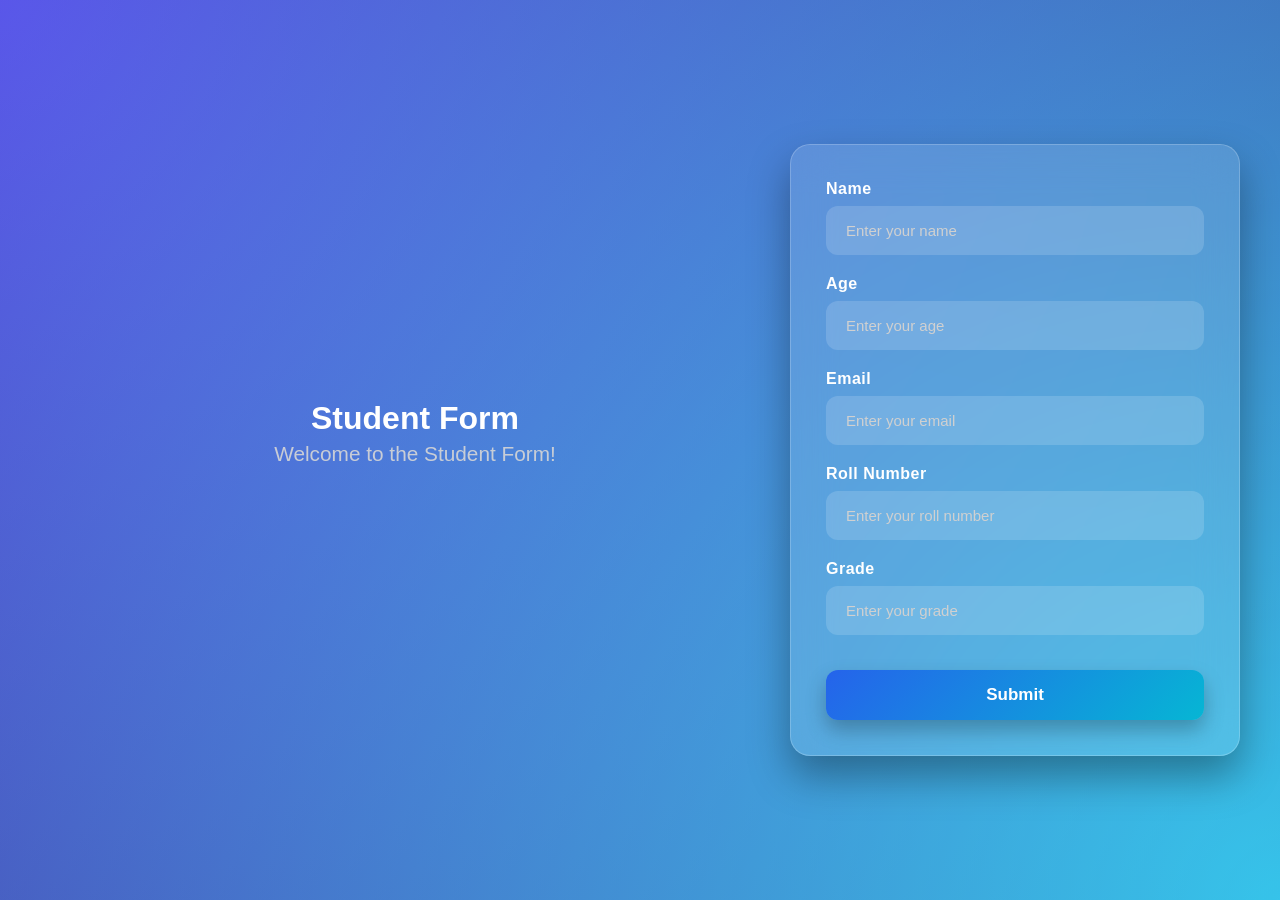
<file: exp1/index.html>
<!DOCTYPE html>
<html lang="en">
<head>
  <meta charset="UTF-8">
  <meta name="viewport" content="width=device-width, initial-scale=1.0">
  <script src="index.js" defer></script>
  <link rel="stylesheet" href="index.css">
  <title>Document</title>
</head>
<body>
  <div class="hero">
    <h1>Student Form</h1>
    <p>Welcome to the Student Form!</p>
  </div>
  <div id="formContainer">
    <form id="form"></form>
    <button id="submitBtn">Submit</button>
  </div>
  <div id="modal" class="modal">
    <div class="modal-content">
      <h2>🎉 Congratulations!</h2>

      <p>You are now part of the SIT family!</p>

      <p id="studentSummary"></p>

      <button id="closeModal">Close</button>
    </div>
</div>
</body>
</html>
</body>
</html>
</file>
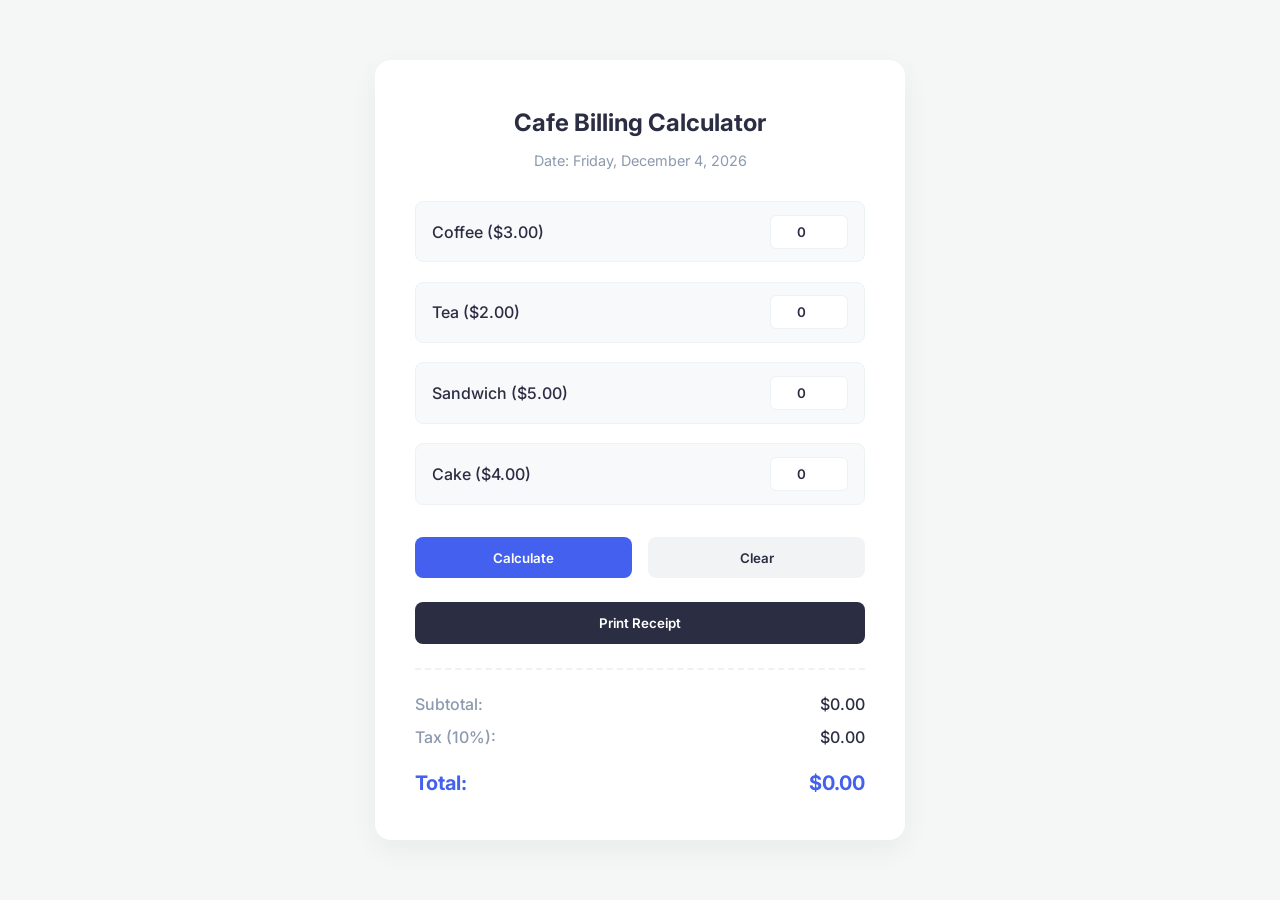
<file: exp2/index.html>
<!DOCTYPE html>
<html lang="en">
<head>
    <meta charset="UTF-8">
    <meta name="viewport" content="width=device-width, initial-scale=1.0">
    <title>Modern Billing Calculator</title>
    <link rel="stylesheet" href="index.css">
    
    <!-- 1. Internal JavaScript -->
    <script>
        // This internal script runs when the body loads
        function initApp() {
            const dateStr = new Date().toLocaleDateString('en-US', { 
                weekday: 'long', year: 'numeric', month: 'long', day: 'numeric' 
            });
            document.getElementById('current-date').innerText = "Date: " + dateStr;
        }
    </script>
</head>
<body onload="initApp()">

    <div class="calculator-container">
        <h1>Cafe Billing Calculator</h1>
        <p id="current-date"></p>

        <div class="menu-items">
            <div class="item">
                <label>Coffee ($3.00)</label>
                <!-- Inline event listener calling external JS -->
                <input type="number" id="qty-coffee" min="0" value="0" onchange="calculateTotal()" onkeyup="calculateTotal()">
            </div>
            <div class="item">
                <label>Tea ($2.00)</label>
                <input type="number" id="qty-tea" min="0" value="0" onchange="calculateTotal()" onkeyup="calculateTotal()">
            </div>
            <div class="item">
                <label>Sandwich ($5.00)</label>
                <input type="number" id="qty-sandwich" min="0" value="0" onchange="calculateTotal()" onkeyup="calculateTotal()">
            </div>
            <div class="item">
                <label>Cake ($4.00)</label>
                <input type="number" id="qty-cake" min="0" value="0" onchange="calculateTotal()" onkeyup="calculateTotal()">
            </div>
        </div>

        <div class="actions">
            <!-- Inline event listener calling external JS function -->
            <button onclick="calculateTotal()">Calculate</button>
            <button class="secondary" onclick="resetForm()">Clear</button>
        </div>
        
        <!-- 2. Pure Inline JavaScript (No function definition, logic directly in attribute) -->
        <button class="print-btn" onclick="alert('Printing your bill... Thank you for visiting!')" style="width: 100%; margin-bottom: 1.5rem; background-color: #2b2d42;">Print Receipt</button>

        <div class="summary">
            <div class="summary-line">
                <span>Subtotal:</span>
                <span id="subtotal">$0.00</span>
            </div>
            <div class="summary-line">
                <span>Tax (10%):</span>
                <span id="tax">$0.00</span>
            </div>
            <div class="summary-line total">
                <span>Total:</span>
                <span id="total">$0.00</span>
            </div>
        </div>
    </div>

    <!-- 3. External JavaScript -->
    <script src="index.js"></script>
</body>
</html>
</file>
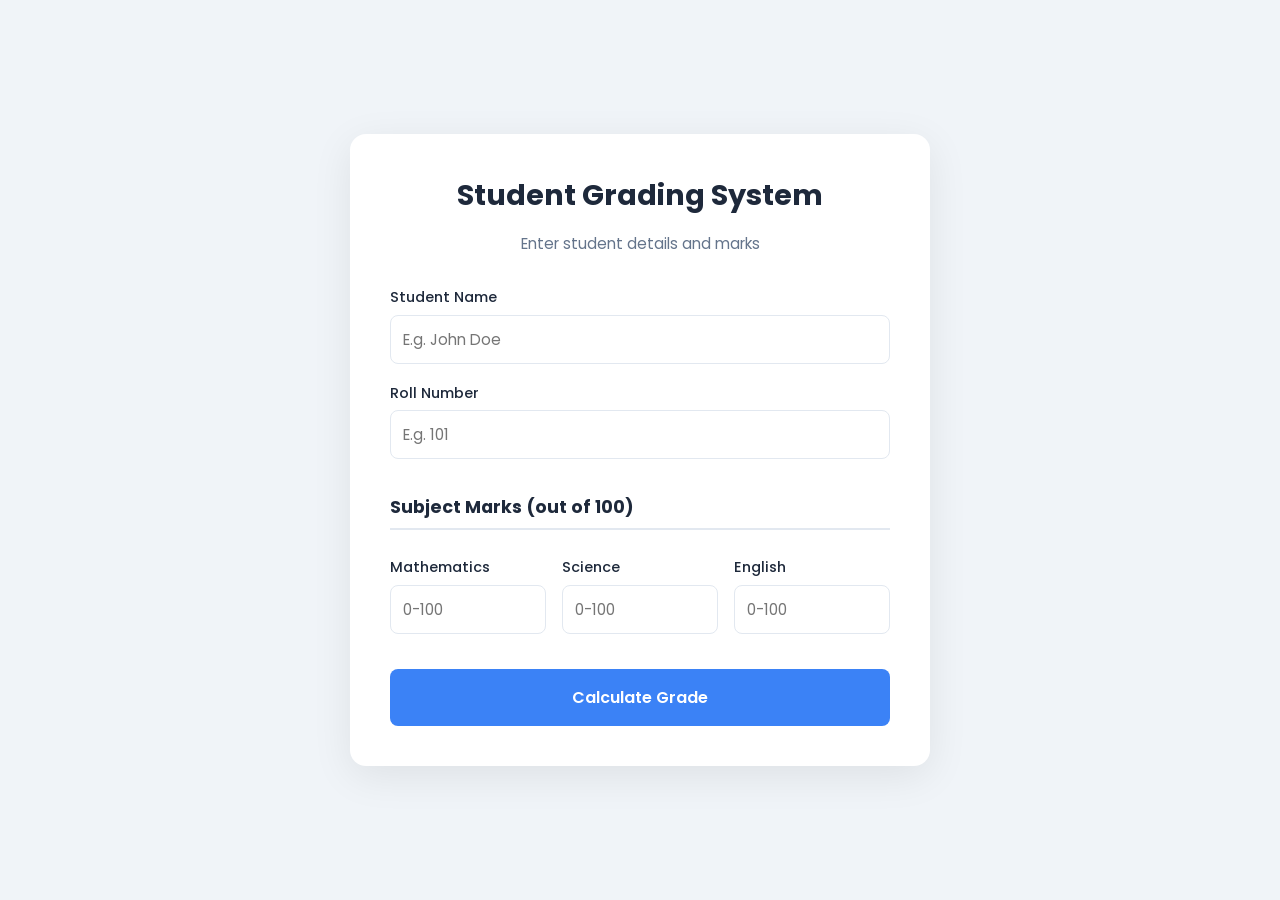
<file: exp3/index.html>
<!DOCTYPE html>
<html lang="en">
<head>
    <meta charset="UTF-8">
    <meta name="viewport" content="width=device-width, initial-scale=1.0">
    <title>Student Grading System</title>
    <link rel="stylesheet" href="index.css">
</head>
<body>

    <div class="container">
        <h1>Student Grading System</h1>
        <p class="subtitle">Enter student details and marks</p>

        <div class="form-section">
            <div class="input-group">
                <label>Student Name</label>
                <input type="text" id="student-name" placeholder="E.g. John Doe">
            </div>
            <div class="input-group">
                <label>Roll Number</label>
                <input type="text" id="roll-no" placeholder="E.g. 101">
            </div>
            
            <h3>Subject Marks (out of 100)</h3>
            <div class="input-group row">
                <div>
                    <label>Mathematics</label>
                    <input type="number" id="marks-math" min="0" max="100" placeholder="0-100">
                </div>
                <div>
                    <label>Science</label>
                    <input type="number" id="marks-science" min="0" max="100" placeholder="0-100">
                </div>
                <div>
                    <label>English</label>
                    <input type="number" id="marks-english" min="0" max="100" placeholder="0-100">
                </div>
            </div>

            <div id="error-message" class="error-msg" style="display: none;"></div>

            <button onclick="calculateGrade()">Calculate Grade</button>
        </div>

        <div id="result-section" class="result-section" style="display: none;">
            <h2>Result Card</h2>
            <div class="result-row"><span>Name:</span> <span id="out-name"></span></div>
            <div class="result-row"><span>Roll No:</span> <span id="out-roll"></span></div>
            <hr>
            <div class="result-row"><span>Total Marks:</span> <span id="out-total"></span></div>
            <div class="result-row"><span>Percentage:</span> <span id="out-percentage"></span></div>
            <div class="result-row grade-row"><span>Grade:</span> <strong id="out-grade"></strong></div>
            <div class="message-box" id="out-message"></div>
        </div>
    </div>

    <script src="index.js"></script>
</body>
</html>
</file>
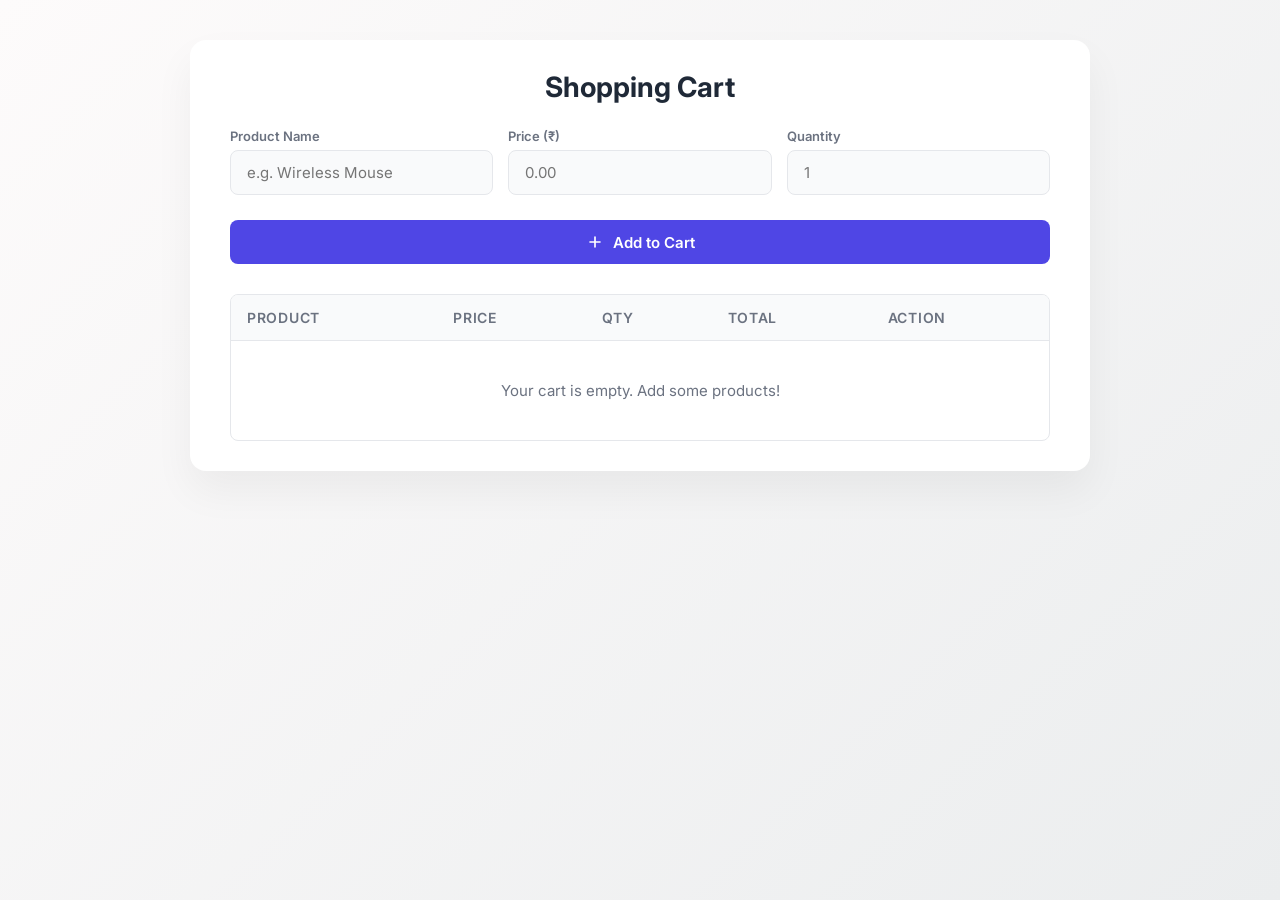
<file: exp5/index.html>
<!DOCTYPE html>
<html lang="en">

<head>
  <meta charset="UTF-8">
  <meta name="viewport" content="width=device-width, initial-scale=1.0">
  <title>Shopping Cart Calculator</title>
  <link href="https://fonts.googleapis.com/css2?family=Inter:wght@300;400;500;600;700&display=swap" rel="stylesheet">
  <style>
    :root {
      --primary: #4F46E5;
      --primary-hover: #4338CA;
      --bg: #F3F4F6;
      --surface: #FFFFFF;
      --text: #1F2937;
      --text-light: #6B7280;
      --border: #E5E7EB;
      --danger: #EF4444;
      --danger-hover: #DC2626;
      --success: #10B981;
    }

    * {
      box-sizing: border-box;
      margin: 0;
      padding: 0;
    }

    body {
      font-family: 'Inter', sans-serif;
      background: linear-gradient(135deg, #fdfbfb 0%, #ebedee 100%);
      color: var(--text);
      min-height: 100vh;
      display: flex;
      justify-content: center;
      align-items: flex-start;
      padding: 40px 20px;
    }

    .container {
      width: 100%;
      max-width: 900px;
      background: var(--surface);
      padding: 30px 40px;
      border-radius: 16px;
      box-shadow: 0 20px 40px rgba(0, 0, 0, 0.05);
    }

    h2 {
      font-weight: 700;
      font-size: 28px;
      margin-bottom: 24px;
      text-align: center;
      color: var(--text);
    }

    .input-group {
      display: flex;
      gap: 15px;
      margin-bottom: 24px;
      flex-wrap: wrap;
    }

    .input-field {
      flex: 1;
      min-width: 200px;
      display: flex;
      flex-direction: column;
    }

    .input-field label {
      font-size: 13px;
      font-weight: 600;
      margin-bottom: 6px;
      color: var(--text-light);
    }

    input {
      padding: 12px 16px;
      border: 1px solid var(--border);
      border-radius: 8px;
      font-size: 15px;
      font-family: 'Inter', sans-serif;
      transition: all 0.3s ease;
      background: #F9FAFB;
    }

    input:focus {
      outline: none;
      border-color: var(--primary);
      box-shadow: 0 0 0 3px rgba(79, 70, 229, 0.1);
      background: white;
    }

    button {
      padding: 12px 24px;
      border: none;
      border-radius: 8px;
      font-size: 15px;
      font-weight: 600;
      cursor: pointer;
      font-family: 'Inter', sans-serif;
      transition: all 0.2s ease;
      display: flex;
      align-items: center;
      justify-content: center;
      gap: 8px;
    }

    .btn-primary {
      background: var(--primary);
      color: white;
      flex: 1 1 100%;
      margin-top: 10px;
    }

    .btn-primary:hover {
      background: var(--primary-hover);
      transform: translateY(-1px);
    }

    .btn-danger {
      background: var(--danger);
      color: white;
      padding: 6px 12px;
      font-size: 13px;
    }

    .btn-danger:hover {
      background: var(--danger-hover);
    }

    table {
      width: 100%;
      border-collapse: separate;
      border-spacing: 0;
      margin-top: 30px;
      border-radius: 8px;
      overflow: hidden;
      border: 1px solid var(--border);
    }

    th, td {
      padding: 14px 16px;
      text-align: left;
      border-bottom: 1px solid var(--border);
    }

    th {
      background: #F9FAFB;
      font-weight: 600;
      color: var(--text-light);
      font-size: 14px;
      text-transform: uppercase;
      letter-spacing: 0.05em;
    }

    td {
      font-size: 15px;
      vertical-align: middle;
    }

    tr:last-child td {
      border-bottom: none;
    }

    tbody tr {
      transition: background 0.2s;
    }

    tbody tr:hover {
      background: #F9FAFB;
    }

    .empty-cart {
      text-align: center;
      padding: 40px;
      color: var(--text-light);
      font-size: 15px;
    }

    .summary-section {
      display: flex;
      gap: 30px;
      margin-top: 30px;
      flex-wrap: wrap;
    }

    .summary-card {
      flex: 1;
      min-width: 250px;
      background: #F9FAFB;
      padding: 24px;
      border-radius: 12px;
      border: 1px solid var(--border);
    }

    .summary-card h3 {
      font-size: 18px;
      margin-bottom: 16px;
      color: var(--text);
      display: flex;
      align-items: center;
      gap: 8px;
    }

    .summary-list {
      list-style: none;
    }

    .summary-list li {
      display: flex;
      justify-content: space-between;
      margin-bottom: 12px;
      font-size: 14px;
      padding-bottom: 12px;
      border-bottom: 1px dashed var(--border);
    }

    .summary-list li:last-child {
      border-bottom: none;
      margin-bottom: 0;
      padding-bottom: 0;
    }

    .result-box {
      margin-top: 30px;
      padding: 24px;
      background: linear-gradient(135deg, var(--primary) 0%, #818cf8 100%);
      color: white;
      border-radius: 12px;
      box-shadow: 0 10px 20px rgba(79, 70, 229, 0.2);
    }

    .result-row {
      display: flex;
      justify-content: space-between;
      margin-bottom: 12px;
      font-size: 16px;
    }

    .result-row.total {
      font-size: 22px;
      font-weight: 700;
      margin-top: 16px;
      padding-top: 16px;
      border-top: 1px solid rgba(255, 255, 255, 0.2);
      margin-bottom: 0;
    }

    .toast {
      position: fixed;
      top: 20px;
      right: 20px;
      background: var(--surface);
      color: var(--text);
      padding: 16px 24px;
      border-radius: 8px;
      box-shadow: 0 10px 30px rgba(0, 0, 0, 0.1);
      border-left: 4px solid var(--danger);
      transform: translateX(150%);
      transition: transform 0.4s cubic-bezier(0.68, -0.55, 0.265, 1.55);
      z-index: 1000;
      font-weight: 500;
    }

    .toast.show {
      transform: translateX(0);
    }

    .toast.success {
      border-left-color: var(--success);
    }
  </style>
</head>

<body>

  <div class="container">
    <h2>Shopping Cart</h2>

    <div class="input-group">
      <div class="input-field">
        <label for="name">Product Name</label>
        <input type="text" id="name" placeholder="e.g. Wireless Mouse">
      </div>
      <div class="input-field">
        <label for="price">Price (₹)</label>
        <input type="number" id="price" placeholder="0.00" min="0" step="0.01">
      </div>
      <div class="input-field">
        <label for="qty">Quantity</label>
        <input type="number" id="qty" placeholder="1" min="1">
      </div>
      <button class="btn-primary" onclick="addProduct()">
        <svg width="20" height="20" fill="none" stroke="currentColor" viewBox="0 0 24 24" xmlns="http://www.w3.org/2000/svg"><path stroke-linecap="round" stroke-linejoin="round" stroke-width="2" d="M12 6v6m0 0v6m0-6h6m-6 0H6"></path></svg>
        Add to Cart
      </button>
    </div>

    <table id="cartTable">
      <thead>
        <tr>
          <th>Product</th>
          <th>Price</th>
          <th>Qty</th>
          <th>Total</th>
          <th>Action</th>
        </tr>
      </thead>
      <tbody id="cartBody">
        <tr>
          <td colspan="5" class="empty-cart">Your cart is empty. Add some products!</td>
        </tr>
      </tbody>
    </table>

    <div id="resultContainer" style="display: none;">
      <div class="result-box" id="result"></div>
      
      <div class="summary-section">
        <div class="summary-card">
          <h3>
            <svg width="20" height="20" fill="none" stroke="currentColor" viewBox="0 0 24 24"><path stroke-linecap="round" stroke-linejoin="round" stroke-width="2" d="M9 12h6m-6 4h6m2 5H7a2 2 0 01-2-2V5a2 2 0 012-2h5.586a1 1 0 01.707.293l5.414 5.414a1 1 0 01.293.707V19a2 2 0 01-2 2z"></path></svg>
            Item Summary
          </h3>
          <ul class="summary-list" id="summary"></ul>
        </div>
        
        <div class="summary-card">
          <h3>
            <svg width="20" height="20" fill="none" stroke="currentColor" viewBox="0 0 24 24"><path stroke-linecap="round" stroke-linejoin="round" stroke-width="2" d="M11.049 2.927c.3-.921 1.603-.921 1.902 0l1.519 4.674a1 1 0 00.95.69h4.915c.969 0 1.371 1.24.588 1.81l-3.976 2.888a1 1 0 00-.363 1.118l1.518 4.674c.3.922-.755 1.688-1.538 1.118l-3.976-2.888a1 1 0 00-1.176 0l-3.976 2.888c-.783.57-1.838-.197-1.538-1.118l1.518-4.674a1 1 0 00-.363-1.118l-3.976-2.888c-.784-.57-.38-1.81.588-1.81h4.914a1 1 0 00.951-.69l1.519-4.674z"></path></svg>
            Premium Items (&gt; ₹1000)
          </h3>
          <ul class="summary-list" id="expensive"></ul>
        </div>
      </div>
    </div>
  </div>

  <div id="toast" class="toast">Message</div>

  <script>
    let cart = [];
    let nextId = 1;
    let toastTimeout;

    function showToast(message, type = 'error') {
      const toast = document.getElementById('toast');
      toast.textContent = message;
      toast.className = `toast show ${type === 'success' ? 'success' : ''}`;
      
      clearTimeout(toastTimeout);
      toastTimeout = setTimeout(() => {
        toast.className = 'toast';
      }, 3000);
    }

    function addProduct() {
      let name = document.getElementById("name").value.trim();
      let price = parseFloat(document.getElementById("price").value);
      let qty = parseInt(document.getElementById("qty").value);

      if (name === "" || isNaN(price) || isNaN(qty) || price < 0 || qty < 1) {
        showToast("Please enter valid product details.");
        return;
      }

      let product = {
        id: nextId++,
        name: name,
        price: price,
        quantity: qty
      };

      cart.push(product);
      displayCart();
      showToast(`${name} added to cart!`, 'success');

      document.getElementById("name").value = "";
      document.getElementById("price").value = "";
      document.getElementById("qty").value = "";
      document.getElementById("name").focus();
    }

    function removeProduct(id) {
      cart = cart.filter(item => item.id !== id);
      displayCart();
      showToast("Item removed from cart", 'success');
    }

    function displayCart() {
      let tbody = document.getElementById("cartBody");
      let resultContainer = document.getElementById("resultContainer");

      if (cart.length === 0) {
        tbody.innerHTML = `<tr><td colspan="5" class="empty-cart">Your cart is empty. Add some products!</td></tr>`;
        resultContainer.style.display = "none";
        return;
      }

      resultContainer.style.display = "block";
      tbody.innerHTML = "";

      cart.forEach(function (item) {
        tbody.innerHTML += `
          <tr>
            <td><strong>${item.name}</strong></td>
            <td>₹${item.price.toFixed(2)}</td>
            <td>${item.quantity}</td>
            <td>₹${(item.price * item.quantity).toFixed(2)}</td>
            <td>
              <button class="btn-danger" onclick="removeProduct(${item.id})" title="Remove Item">
                <svg width="16" height="16" fill="none" stroke="currentColor" viewBox="0 0 24 24"><path stroke-linecap="round" stroke-linejoin="round" stroke-width="2" d="M19 7l-.867 12.142A2 2 0 0116.138 21H7.862a2 2 0 01-1.995-1.858L5 7m5 4v6m4-6v6m1-10V4a1 1 0 00-1-1h-4a1 1 0 00-1 1v3M4 7h16"></path></svg>
              </button>
            </td>
          </tr>
        `;
      });

      let total = cart.reduce((sum, item) => sum + (item.price * item.quantity), 0);
      let discount = 0;
      let discountRate = 0;

      if (total >= 50000) {
        discountRate = 20;
      } else if (total >= 20000) {
        discountRate = 10;
      } else if (total >= 5000) {
        discountRate = 5;
      }

      discount = total * (discountRate / 100);
      let finalAmount = total - discount;

      document.getElementById("result").innerHTML = `
        <div class="result-row">
          <span>Subtotal</span>
          <span>₹${total.toFixed(2)}</span>
        </div>
        ${discountRate > 0 ? `
        <div class="result-row">
          <span>Discount (${discountRate}%)</span>
          <span>-₹${discount.toFixed(2)}</span>
        </div>` : ''}
        <div class="result-row total">
          <span>Total Amount</span>
          <span>₹${finalAmount.toFixed(2)}</span>
        </div>
      `;

      let summary = document.getElementById("summary");
      summary.innerHTML = "";
      cart.map(item => {
        summary.innerHTML += `
          <li>
            <span>${item.quantity}x ${item.name}</span>
            <span>₹${(item.price * item.quantity).toFixed(2)}</span>
          </li>
        `;
      });

      let expensive = document.getElementById("expensive");
      expensive.innerHTML = "";
      let exp = cart.filter(item => item.price > 1000);
      
      if (exp.length === 0) {
        expensive.innerHTML = `<li style="color: var(--text-light); justify-content: center; border: none;">No premium items</li>`;
      } else {
        exp.forEach(item => {
          expensive.innerHTML += `
            <li>
              <span>${item.name}</span>
              <span>₹${item.price.toFixed(2)}</span>
            </li>
          `;
        });
      }
    }
  </script>

</body>

</html>
</file>
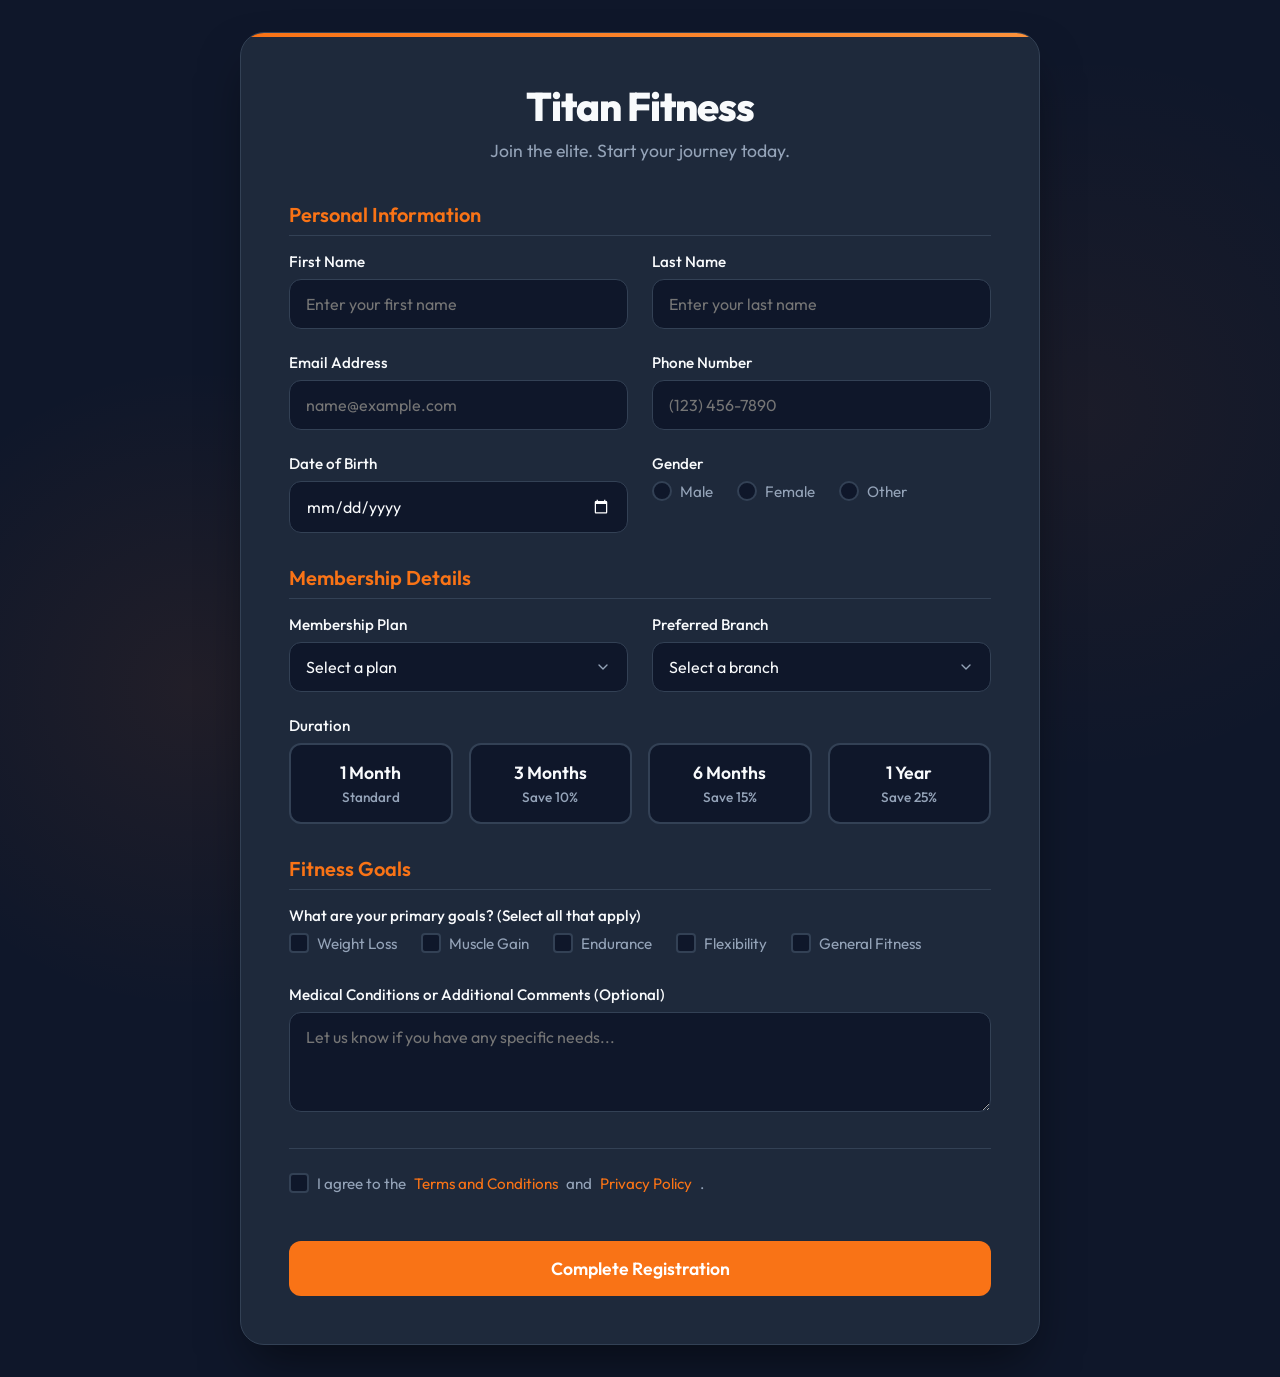
<file: exp8/index.html>
<!DOCTYPE html>
<html lang="en">
<head>
    <meta charset="UTF-8">
    <meta name="viewport" content="width=device-width, initial-scale=1.0">
    <title>Titan Fitness - Membership Registration</title>
    <link rel="stylesheet" href="style.css">
    <link href="https://fonts.googleapis.com/css2?family=Outfit:wght@300;400;500;600;800&display=swap" rel="stylesheet">
</head>
<body>
    <div class="container">
        <div class="form-wrapper">
            <div class="header">
                <h1>Titan Fitness</h1>
                <p>Join the elite. Start your journey today.</p>
            </div>
            
            <form id="registrationForm">
                <!-- Personal Information -->
                <div class="section-title">Personal Information</div>
                
                <div class="input-group row">
                    <div class="input-box">
                        <label for="firstName">First Name</label>
                        <input type="text" id="firstName" name="firstName" placeholder="Enter your first name" required>
                    </div>
                    <div class="input-box">
                        <label for="lastName">Last Name</label>
                        <input type="text" id="lastName" name="lastName" placeholder="Enter your last name" required>
                    </div>
                </div>

                <div class="input-group row">
                    <div class="input-box">
                        <label for="email">Email Address</label>
                        <input type="email" id="email" name="email" placeholder="name@example.com" required>
                    </div>
                    <div class="input-box">
                        <label for="phone">Phone Number</label>
                        <input type="tel" id="phone" name="phone" placeholder="(123) 456-7890" required>
                    </div>
                </div>

                <div class="input-group row">
                    <div class="input-box">
                        <label for="dob">Date of Birth</label>
                        <input type="date" id="dob" name="dob" required>
                    </div>
                    <div class="input-box">
                        <label>Gender</label>
                        <div class="radio-group">
                            <label class="radio-label"><input type="radio" name="gender" value="male" required> Male</label>
                            <label class="radio-label"><input type="radio" name="gender" value="female"> Female</label>
                            <label class="radio-label"><input type="radio" name="gender" value="other"> Other</label>
                        </div>
                    </div>
                </div>

                <!-- Membership Details -->
                <div class="section-title">Membership Details</div>

                <div class="input-group row">
                    <div class="input-box">
                        <label for="membershipType">Membership Plan</label>
                        <select id="membershipType" name="membershipType" required>
                            <option value="" disabled selected>Select a plan</option>
                            <option value="basic">Basic (Gym Access)</option>
                            <option value="premium">Premium (Gym + Classes)</option>
                            <option value="vip">VIP (All Access + Trainer)</option>
                        </select>
                    </div>
                    <div class="input-box">
                        <label for="branch">Preferred Branch</label>
                        <select id="branch" name="branch" required>
                            <option value="" disabled selected>Select a branch</option>
                            <option value="downtown">Downtown Core</option>
                            <option value="uptown">Uptown Elite</option>
                            <option value="suburbs">Suburban Wellness</option>
                        </select>
                    </div>
                </div>

                <div class="input-group">
                    <label>Duration</label>
                    <div class="radio-group cards">
                        <label class="radio-card">
                            <input type="radio" name="duration" value="1" required>
                            <div class="card-content">
                                <span class="title">1 Month</span>
                                <span class="price">Standard</span>
                            </div>
                        </label>
                        <label class="radio-card">
                            <input type="radio" name="duration" value="3">
                            <div class="card-content">
                                <span class="title">3 Months</span>
                                <span class="price">Save 10%</span>
                            </div>
                        </label>
                        <label class="radio-card">
                            <input type="radio" name="duration" value="6">
                            <div class="card-content">
                                <span class="title">6 Months</span>
                                <span class="price">Save 15%</span>
                            </div>
                        </label>
                        <label class="radio-card">
                            <input type="radio" name="duration" value="12">
                            <div class="card-content">
                                <span class="title">1 Year</span>
                                <span class="price">Save 25%</span>
                            </div>
                        </label>
                    </div>
                </div>

                <!-- Fitness Goals -->
                <div class="section-title">Fitness Goals</div>
                <div class="input-group">
                    <label>What are your primary goals? (Select all that apply)</label>
                    <div class="checkbox-group">
                        <label class="checkbox-label"><input type="checkbox" name="goals" value="weight_loss"> Weight Loss</label>
                        <label class="checkbox-label"><input type="checkbox" name="goals" value="muscle_gain"> Muscle Gain</label>
                        <label class="checkbox-label"><input type="checkbox" name="goals" value="endurance"> Endurance</label>
                        <label class="checkbox-label"><input type="checkbox" name="goals" value="flexibility"> Flexibility</label>
                        <label class="checkbox-label"><input type="checkbox" name="goals" value="general"> General Fitness</label>
                    </div>
                </div>

                <div class="input-group">
                    <label for="comments">Medical Conditions or Additional Comments (Optional)</label>
                    <textarea id="comments" name="comments" rows="3" placeholder="Let us know if you have any specific needs..."></textarea>
                </div>

                <div class="input-group agreement">
                    <label class="checkbox-label">
                        <input type="checkbox" id="terms" name="terms" required>
                        I agree to the <a href="#">Terms and Conditions</a> and <a href="#">Privacy Policy</a>.
                    </label>
                </div>

                <button type="submit" class="submit-btn" id="submitBtn">Complete Registration</button>
            </form>
            
            <div id="successMessage" class="hidden">
                <div class="success-icon">✓</div>
                <h2>Registration Successful!</h2>
                <p>Welcome to Titan Fitness. We have sent a confirmation email with your membership details.</p>
                <button id="resetBtn" class="reset-btn">Register Another Member</button>
            </div>
        </div>
    </div>
    <script src="script.js"></script>
</body>
</html>
</file>
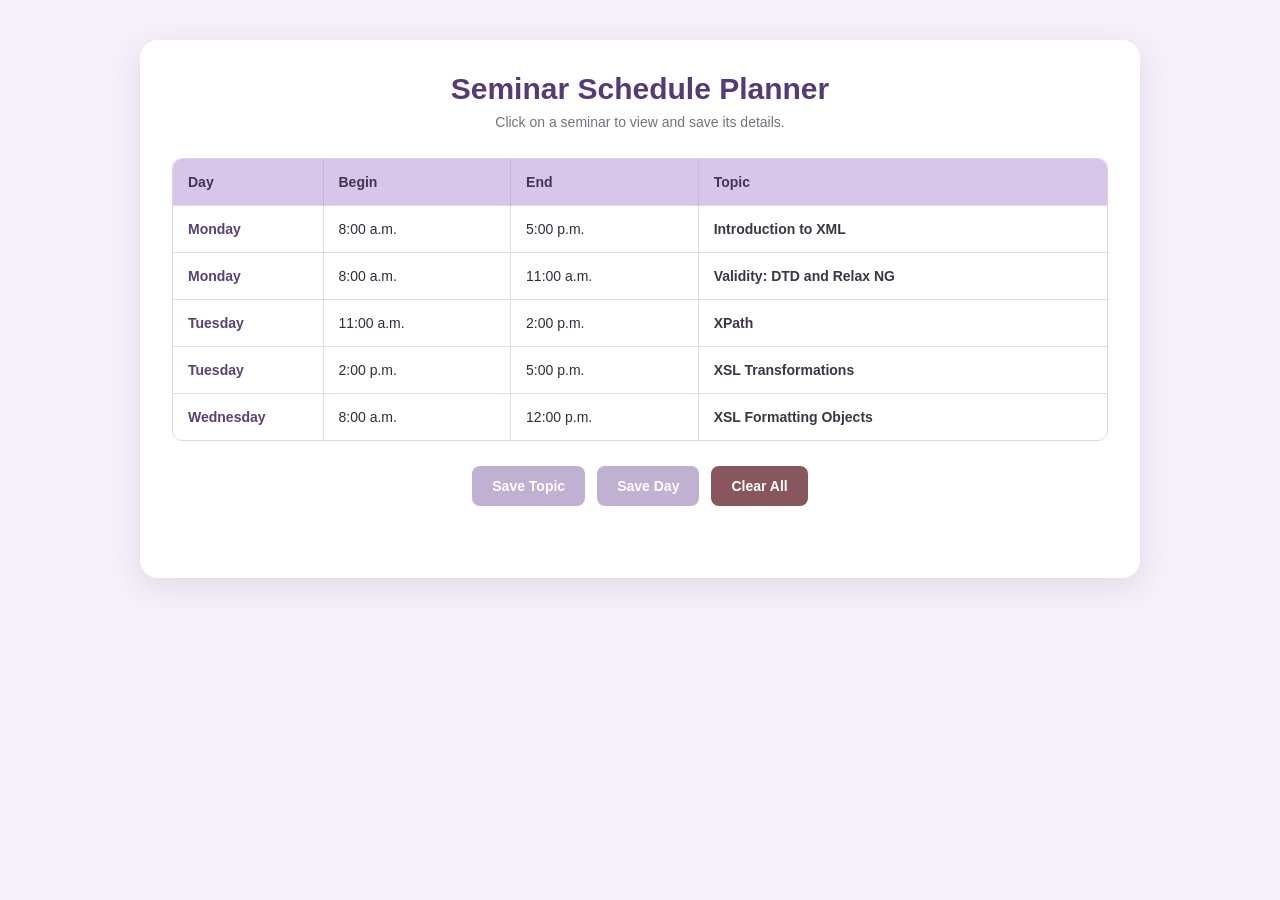
<file: exp9/index.html>
<!DOCTYPE html>
<html lang="en">

<head>
  <meta charset="UTF-8">
  <meta name="viewport" content="width=device-width, initial-scale=1.0">

  <title>Seminar Schedule Planner</title>

  <link rel="stylesheet" href="style.css">
</head>

<body>

  <main class="planner-container">

    <div class="planner-card">

      <h1>Seminar Schedule Planner</h1>

      <p class="subtitle">
        Click on a seminar to view and save its details.
      </p>

      <!-- Schedule Table -->
      <div class="table-container">

        <table>

          <thead>
            <tr>
              <th>Day</th>
              <th>Begin</th>
              <th>End</th>
              <th>Topic</th>
            </tr>
          </thead>

          <tbody id="scheduleBody">
            <!-- JavaScript generates the schedule here -->
          </tbody>

        </table>

      </div>


      <!-- Action Buttons -->
      <div class="actions">

        <button id="saveTopicBtn" class="btn" disabled>
          Save Topic
        </button>

        <button id="saveDayBtn" class="btn" disabled>
          Save Day
        </button>

        <button id="clearAllBtn" class="btn clear-btn">
          Clear All
        </button>

      </div>


      <!-- Status message -->
      <div id="statusMessage" class="status-message"></div>

    </div>

  </main>

  <script src="script.js"></script>

</body>

</html>
</file>
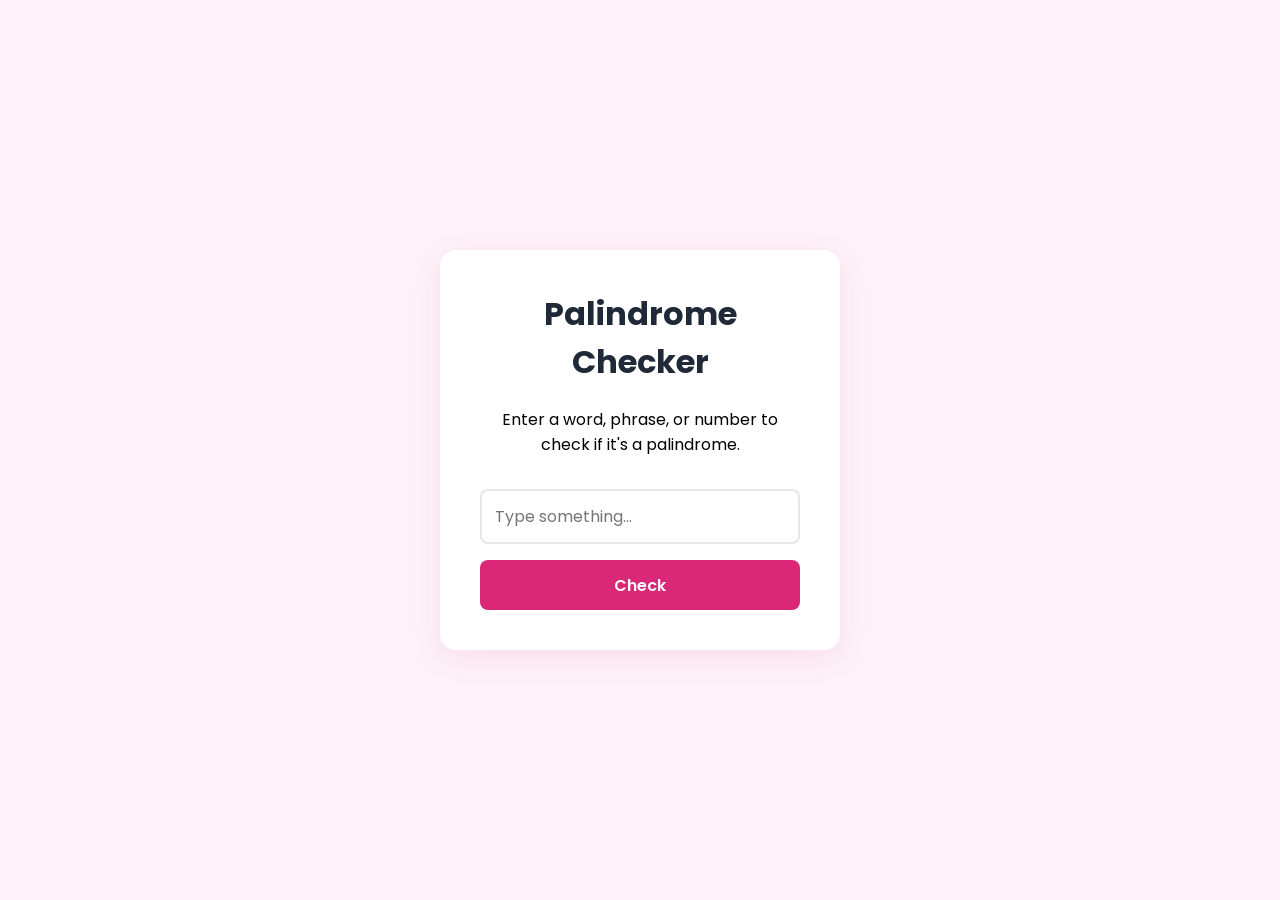
<file: exp4/palindrome.html>
<!DOCTYPE html>
<html lang="en">
<head>
    <meta charset="UTF-8">
    <meta name="viewport" content="width=device-width, initial-scale=1.0">
    <title>Palindrome Checker</title>
    <link rel="stylesheet" href="palindrome.css">
</head>
<body>
    <div class="container">
        <h1>Palindrome Checker</h1>
        <p>Enter a word, phrase, or number to check if it's a palindrome.</p>
        
        <input type="text" id="pal-input" placeholder="Type something..." onkeyup="checkEnter(event)">
        
        <button onclick="checkPalindrome()">Check</button>
        
        <div id="result" class="result" style="display: none;"></div>
    </div>

    <script src="palindrome.js"></script>
</body>
</html>
</file>
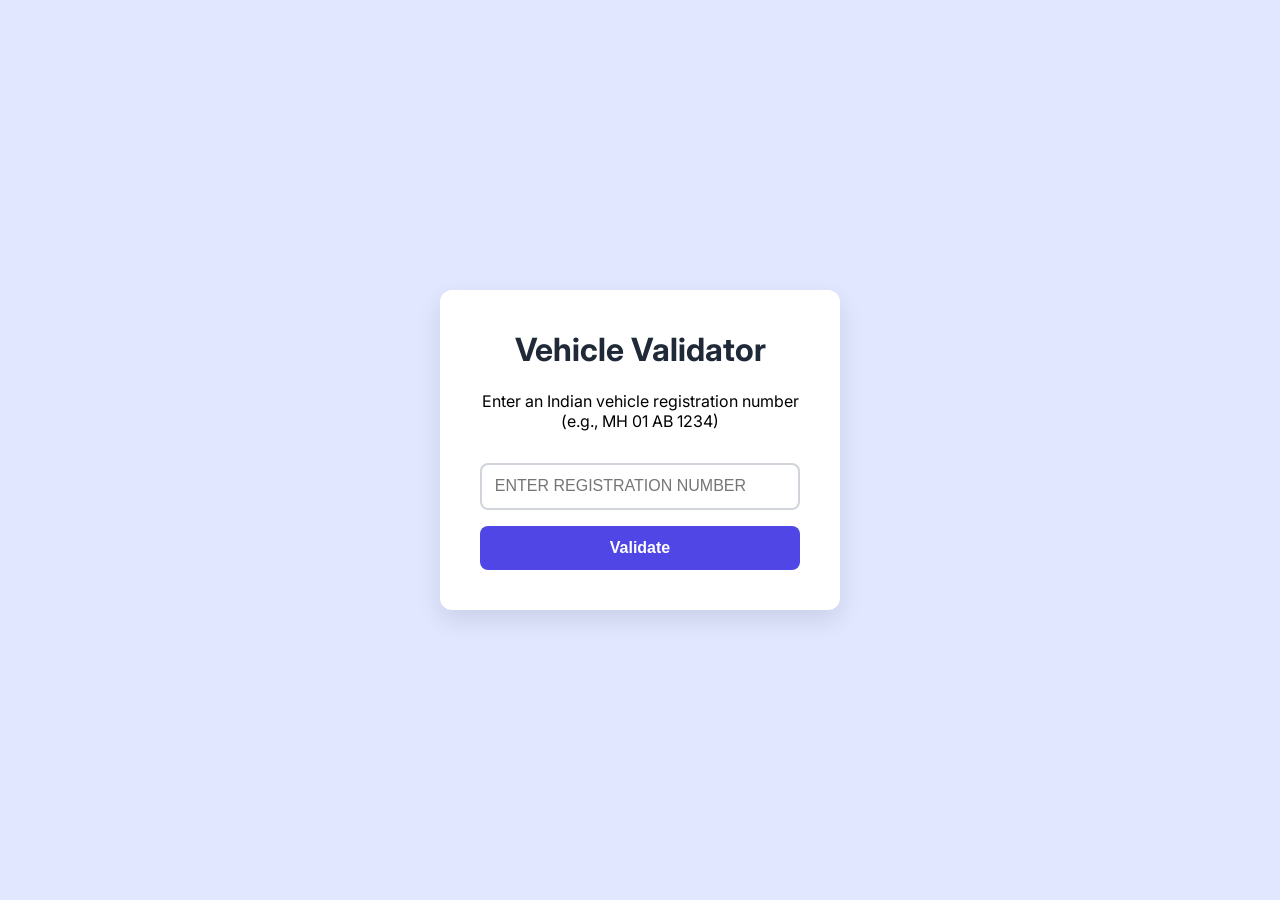
<file: exp4/vehicle.html>
<!DOCTYPE html>
<html lang="en">
<head>
    <meta charset="UTF-8">
    <meta name="viewport" content="width=device-width, initial-scale=1.0">
    <title>Vehicle Registration Validator</title>
    <link rel="stylesheet" href="vehicle.css">
</head>
<body>
    <div class="container">
        <h1>Vehicle Validator</h1>
        <p>Enter an Indian vehicle registration number (e.g., MH 01 AB 1234)</p>
        
        <input type="text" id="reg-number" placeholder="Enter Registration Number" onkeyup="checkEnter(event)">
        
        <button onclick="validateVehicle()">Validate</button>
        
        <div id="result" class="result" style="display: none;"></div>
    </div>

    <script src="vehicle.js"></script>
</body>
</html>
</file>
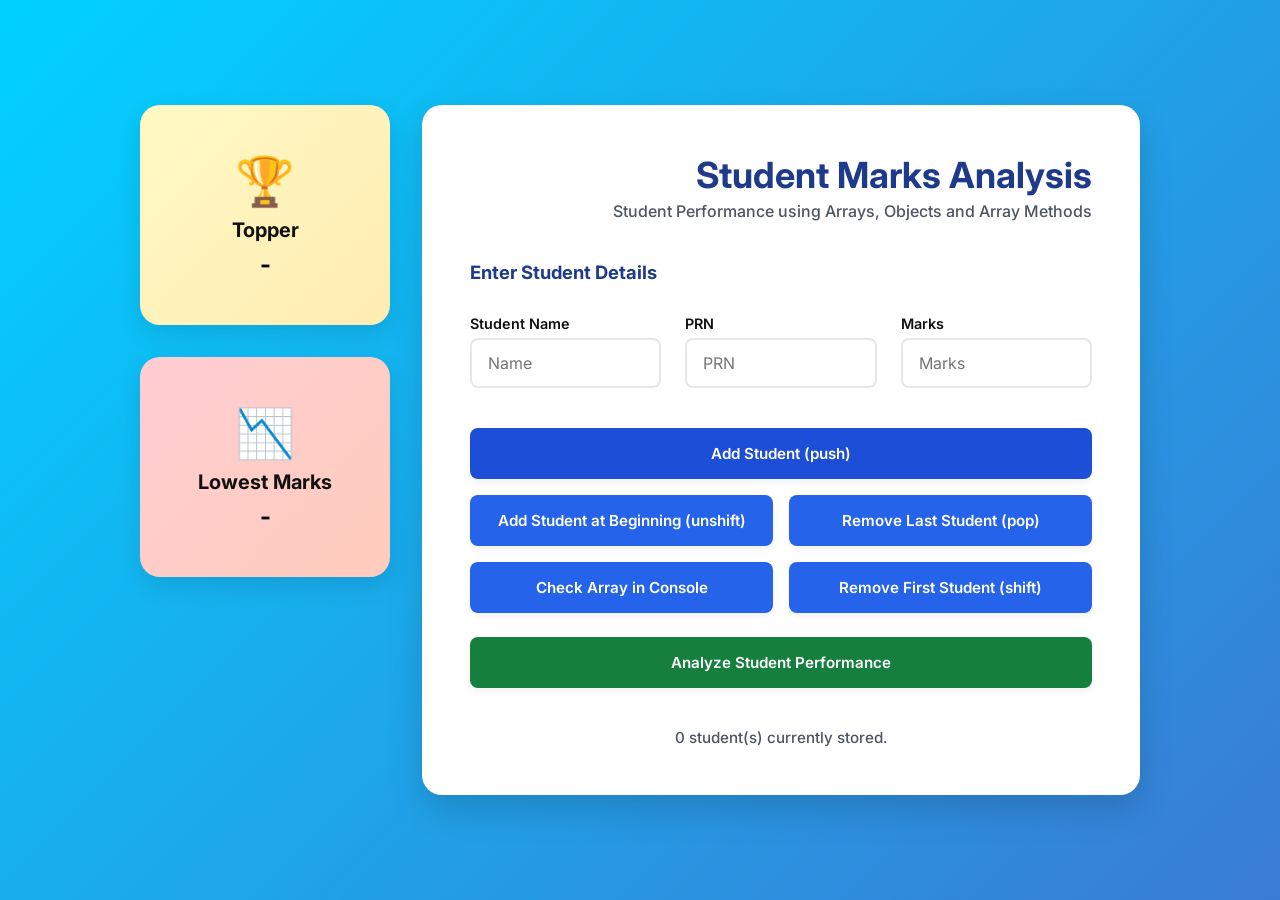
<file: exp5/maxmin.html>
<!DOCTYPE html>
<html lang="en">
<head>
    <meta charset="UTF-8">
    <meta name="viewport" content="width=device-width, initial-scale=1.0">
    <title>Student Marks Analysis</title>
    <link href="https://fonts.googleapis.com/css2?family=Inter:wght@400;500;600;700&display=swap" rel="stylesheet">
    <style>
        * {
            box-sizing: border-box;
            margin: 0;
            padding: 0;
            font-family: 'Inter', sans-serif;
        }

        body {
            /* Vibrant cyan/blue gradient like the screenshot */
            background: linear-gradient(135deg, #00d2ff 0%, #3a7bd5 100%);
            min-height: 100vh;
            display: flex;
            justify-content: center;
            align-items: center;
            padding: 2rem;
        }

        .container {
            display: flex;
            gap: 2rem;
            max-width: 1000px;
            width: 100%;
        }

        /* Left Side: Results Panel */
        .results-panel {
            display: flex;
            flex-direction: column;
            gap: 2rem;
            width: 250px;
        }

        .result-card {
            background: white;
            border-radius: 20px;
            padding: 2rem 1.5rem;
            display: flex;
            flex-direction: column;
            align-items: center;
            justify-content: center;
            text-align: center;
            box-shadow: 0 10px 25px rgba(0, 0, 0, 0.1);
            height: 220px;
            transition: transform 0.3s ease;
        }

        .result-card:hover {
            transform: translateY(-5px);
        }

        .result-card.topper {
            background: linear-gradient(135deg, #fff9c4 0%, #ffecb3 100%);
        }

        .result-card.lowest {
            background: linear-gradient(135deg, #ffcdd2 0%, #ffccbc 100%);
        }

        .result-card h3 {
            font-size: 1.25rem;
            margin-bottom: 0.5rem;
            color: #111;
            font-weight: 700;
        }

        .result-card .emoji {
            font-size: 3rem;
            margin-bottom: 0.5rem;
        }

        .result-card .name {
            font-size: 1.5rem;
            font-weight: 700;
            color: #000;
        }

        /* Right Side: Main Panel */
        .main-panel {
            background: white;
            border-radius: 20px;
            padding: 3rem;
            flex: 1;
            box-shadow: 0 15px 35px rgba(0, 0, 0, 0.15);
            display: flex;
            flex-direction: column;
            gap: 1.5rem;
        }

        .header {
            text-align: right;
            margin-bottom: 1rem;
        }

        .header h1 {
            color: #1e3a8a;
            font-size: 2.25rem;
            font-weight: 700;
            margin-bottom: 0.25rem;
        }

        .header p {
            color: #4b5563;
            font-size: 1rem;
            font-weight: 500;
        }

        .section-title {
            color: #1e3a8a;
            font-size: 1.15rem;
            font-weight: 700;
            margin-bottom: 0.5rem;
        }
        
        .inputs-container {
            display: flex;
            gap: 1.5rem;
            margin-bottom: 1rem;
        }

        .input-group {
            display: flex;
            flex-direction: column;
            gap: 0.4rem;
            flex: 1;
        }

        .input-group label {
            font-weight: 600;
            color: #111;
            font-size: 0.9rem;
        }

        .input-group input {
            padding: 0.8rem 1rem;
            border: 2px solid #e5e7eb;
            border-radius: 8px;
            outline: none;
            font-size: 1rem;
            transition: all 0.3s;
            width: 100%;
        }

        .input-group input:focus {
            border-color: #3b82f6;
            box-shadow: 0 0 0 3px rgba(59, 130, 246, 0.2);
        }

        .buttons-grid {
            display: grid;
            grid-template-columns: 1fr 1fr;
            gap: 1rem;
        }

        .buttons-grid button {
            padding: 1rem;
            border: none;
            border-radius: 8px;
            font-weight: 600;
            cursor: pointer;
            transition: all 0.2s;
            font-size: 0.95rem;
            box-shadow: 0 4px 6px rgba(0, 0, 0, 0.05);
        }

        .buttons-grid button:active {
            transform: scale(0.98);
        }

        .btn-full {
            grid-column: span 2;
        }

        .btn-primary {
            background: #1d4ed8; /* Blue */
            color: white;
        }

        .btn-primary:hover { background: #1e40af; }

        .btn-secondary {
            background: #2563eb; /* Slightly lighter blue */
            color: white;
        }

        .btn-secondary:hover { background: #1d4ed8; }

        .btn-success {
            background: #15803d; /* Green */
            color: white;
            margin-top: 0.5rem;
        }

        .btn-success:hover { background: #166534; }

        .status {
            text-align: center;
            color: #4b5563;
            font-size: 0.95rem;
            margin-top: 1rem;
            font-weight: 500;
        }

        @media (max-width: 768px) {
            .container {
                flex-direction: column-reverse;
            }
            .results-panel {
                width: 100%;
                flex-direction: row;
            }
            .result-card {
                flex: 1;
                height: auto;
                padding: 1.5rem;
            }
            .inputs-container {
                flex-direction: column;
            }
            .buttons-grid {
                grid-template-columns: 1fr;
            }
            .btn-full {
                grid-column: span 1;
            }
            .header {
                text-align: center;
            }
        }
    </style>
</head>
<body>

<div class="container">
    <div class="results-panel">
        <div class="result-card topper">
            <div class="emoji">🏆</div>
            <h3>Topper</h3>
            <div class="name" id="topperName">-</div>
        </div>
        <div class="result-card lowest">
            <div class="emoji">📉</div>
            <h3>Lowest Marks</h3>
            <div class="name" id="lowestName">-</div>
        </div>
    </div>

    <div class="main-panel">
        <div class="header">
            <h1>Student Marks Analysis</h1>
            <p>Student Performance using Arrays, Objects and Array Methods</p>
        </div>

        <div class="section-title">Enter Student Details</div>
        
        <div class="inputs-container">
            <div class="input-group">
                <label>Student Name</label>
                <input type="text" id="studentName" placeholder="Name">
            </div>
            <div class="input-group">
                <label>PRN</label>
                <input type="number" id="studentPrn" placeholder="PRN">
            </div>
            <div class="input-group">
                <label>Marks</label>
                <input type="number" id="studentMarks" placeholder="Marks">
            </div>
        </div>

        <div class="buttons-grid">
            <button class="btn-primary btn-full" onclick="addStudent('push')">Add Student (push)</button>
            
            <button class="btn-secondary" onclick="addStudent('unshift')">Add Student at Beginning (unshift)</button>
            <button class="btn-secondary" onclick="removeStudent('pop')">Remove Last Student (pop)</button>
            
            <button class="btn-secondary" onclick="checkArray()">Check Array in Console</button>
            <button class="btn-secondary" onclick="removeStudent('shift')">Remove First Student (shift)</button>
            
            <button class="btn-success btn-full" onclick="analyzePerformance()">Analyze Student Performance</button>
        </div>

        <div class="status" id="statusText">0 student(s) currently stored.</div>
    </div>
</div>

<script src="maxmin.js"></script>
</body>
</html>
</file>
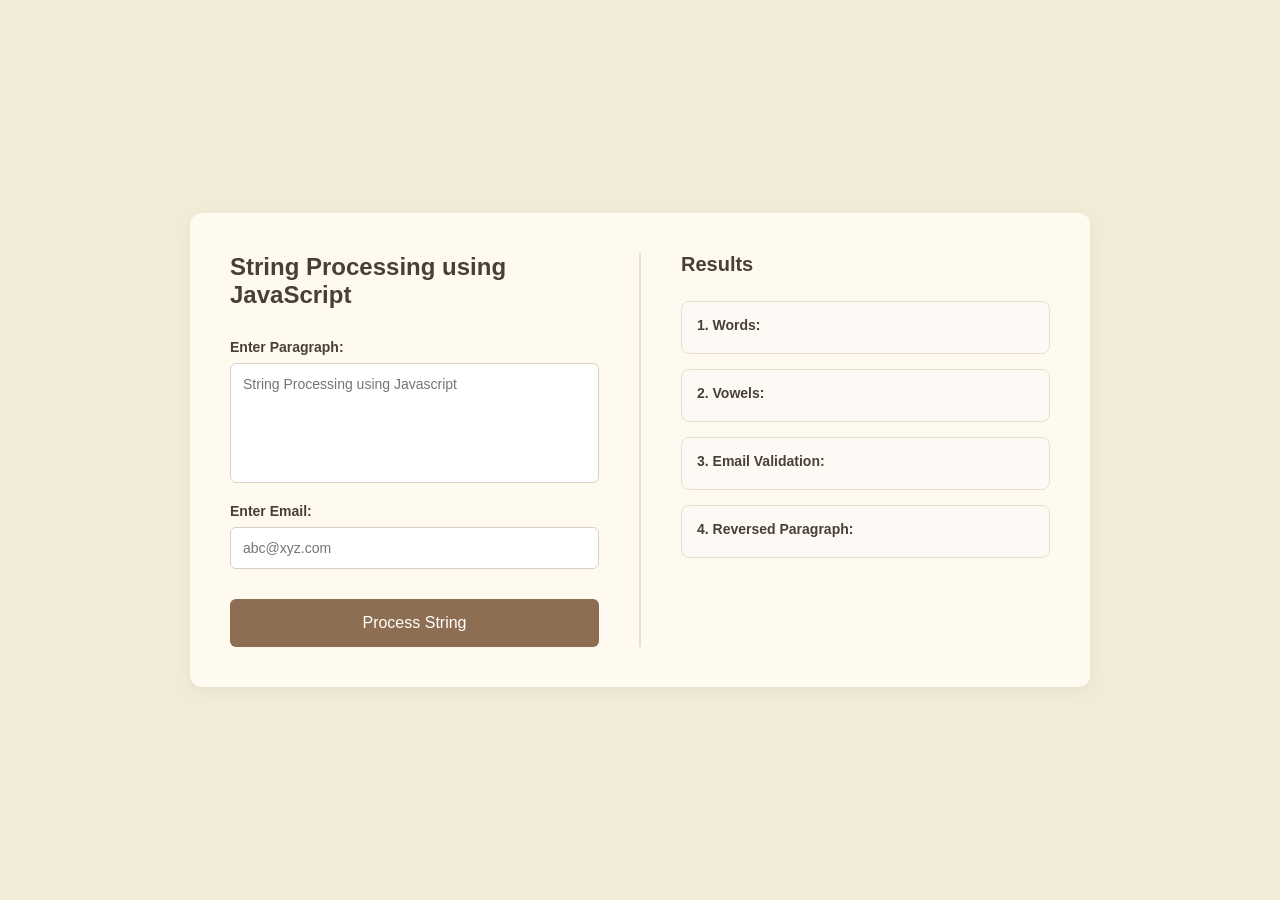
<file: exp6/index1.html>
<!DOCTYPE html>
<html lang="en">
<head>
    <meta charset="UTF-8">
    <meta name="viewport" content="width=device-width, initial-scale=1.0">
    <title>String Processing using JavaScript</title>
    <link rel="stylesheet" href="style1.css">
</head>
<body>
    <div class="container">
        <div class="left-panel">
            <h1>String Processing using JavaScript</h1>
            
            <div class="input-group">
                <label for="paragraph">Enter Paragraph:</label>
                <textarea id="paragraph" placeholder="String Processing using Javascript"></textarea>
            </div>
            
            <div class="input-group">
                <label for="email">Enter Email:</label>
                <input type="text" id="email" placeholder="abc@xyz.com">
            </div>
            
            <button id="processBtn">Process String</button>
        </div>
        
        <div class="divider"></div>
        
        <div class="right-panel">
            <h2>Results</h2>
            
            <div class="result-card">
                <h3>1. Words:</h3>
                <p id="res-words"></p>
            </div>
            
            <div class="result-card">
                <h3>2. Vowels:</h3>
                <p id="res-vowels"></p>
            </div>
            
            <div class="result-card">
                <h3>3. Email Validation:</h3>
                <p id="res-email"></p>
            </div>
            
            <div class="result-card">
                <h3>4. Reversed Paragraph:</h3>
                <p id="res-reversed"></p>
            </div>
        </div>
    </div>

    <script src="script1.js"></script>
</body>
</html>
</file>
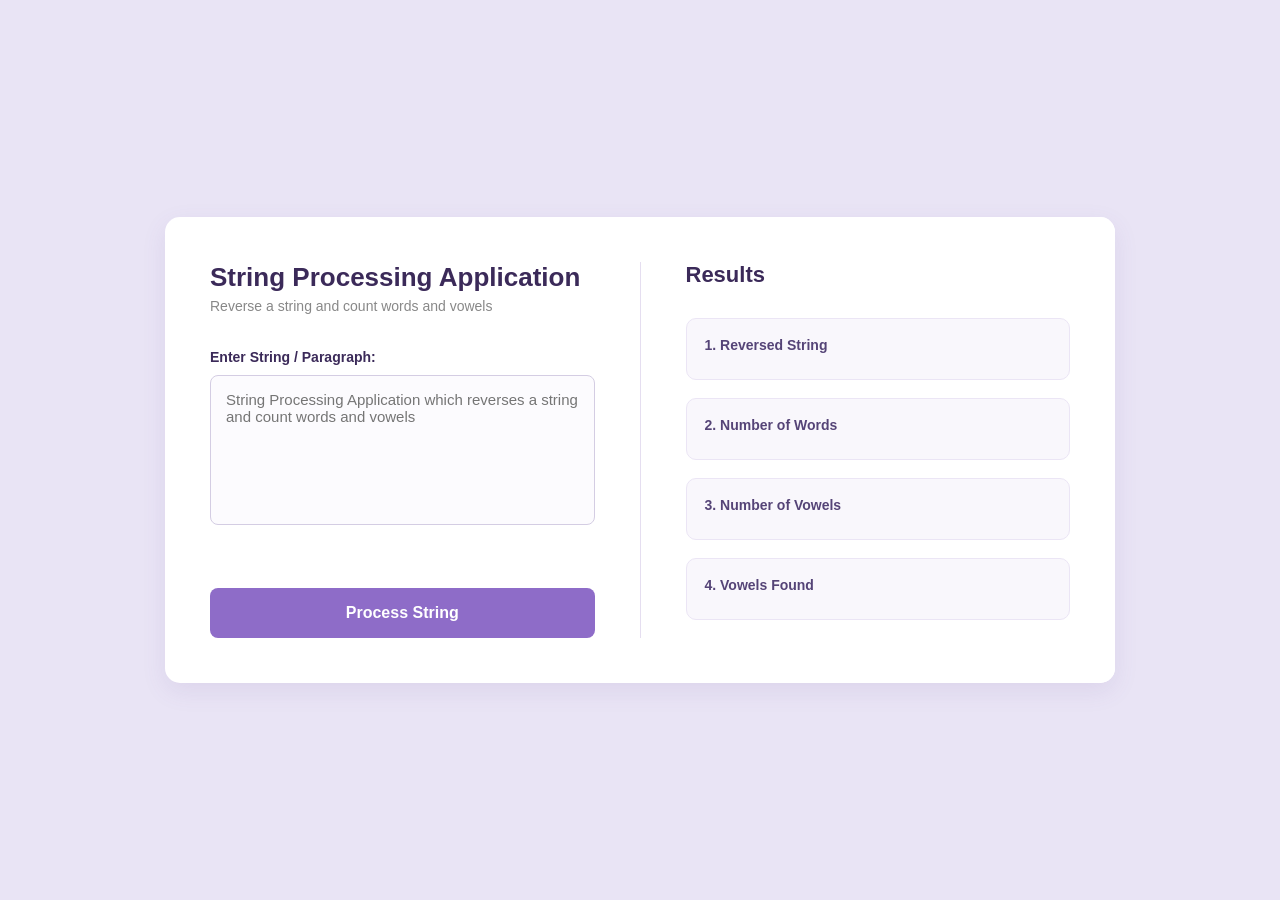
<file: exp6/index2.html>
<!DOCTYPE html>
<html lang="en">
<head>
    <meta charset="UTF-8">
    <meta name="viewport" content="width=device-width, initial-scale=1.0">
    <title>String Processing Application</title>
    <link rel="stylesheet" href="style2.css">
</head>
<body>
    <div class="main-container">
        <div class="left-section">
            <h1>String Processing Application</h1>
            <p class="subtitle">Reverse a string and count words and vowels</p>
            
            <div class="input-wrapper">
                <label for="string-input">Enter String / Paragraph:</label>
                <textarea id="string-input" placeholder="String Processing Application which reverses a string and count words and vowels"></textarea>
            </div>
            
            <button id="process-btn">Process String</button>
        </div>
        
        <div class="separator"></div>
        
        <div class="right-section">
            <h2>Results</h2>
            
            <div class="output-box">
                <h4>1. Reversed String</h4>
                <div class="output-text" id="out-reversed"></div>
            </div>
            
            <div class="output-box">
                <h4>2. Number of Words</h4>
                <div class="output-text" id="out-words"></div>
            </div>
            
            <div class="output-box">
                <h4>3. Number of Vowels</h4>
                <div class="output-text" id="out-vowel-count"></div>
            </div>
            
            <div class="output-box">
                <h4>4. Vowels Found</h4>
                <div class="output-text" id="out-vowels-found"></div>
            </div>
        </div>
    </div>

    <script src="script2.js"></script>
</body>
</html>
</file>
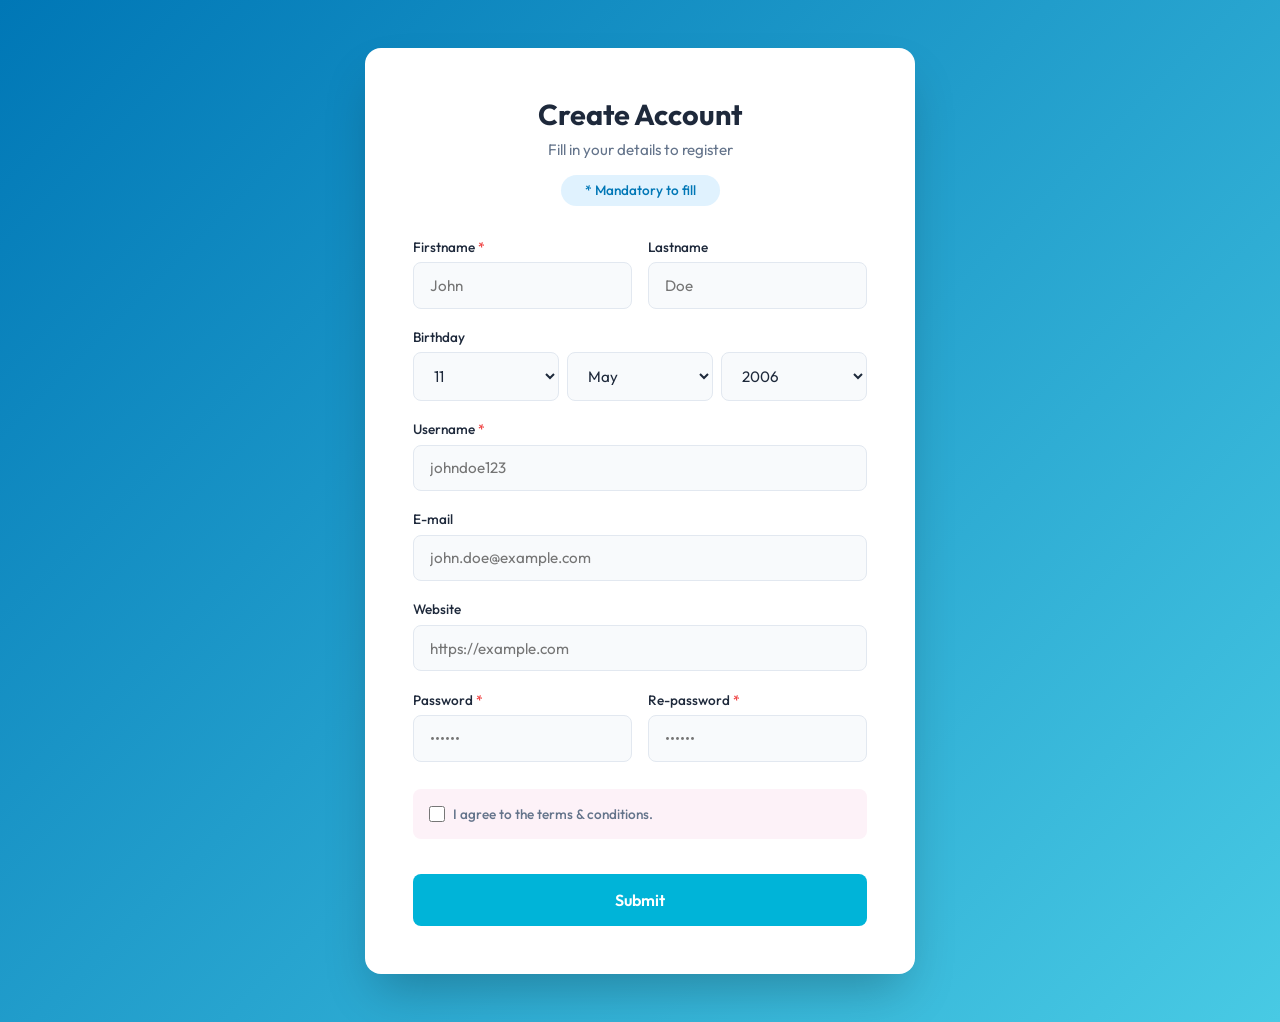
<file: exp7/register.html>
<!DOCTYPE html>
<html lang="en">
<head>
    <meta charset="UTF-8">
    <meta name="viewport" content="width=device-width, initial-scale=1.0">
    <title>Create Account</title>
    <link rel="stylesheet" href="register.css">
    <link href="https://fonts.googleapis.com/css2?family=Outfit:wght@300;400;500;600;700&display=swap" rel="stylesheet">
</head>
<body>
    <div class="container">
        <div class="register-card">
            <div class="header">
                <h1>Create Account</h1>
                <p>Fill in your details to register</p>
                <div class="mandatory-badge">* Mandatory to fill</div>
            </div>

            <form id="registerForm">
                <div class="row">
                    <div class="form-group">
                        <label for="firstname">Firstname <span class="req">*</span></label>
                        <input type="text" id="firstname" name="firstname" placeholder="John" required>
                    </div>
                    <div class="form-group">
                        <label for="lastname">Lastname</label>
                        <input type="text" id="lastname" name="lastname" placeholder="Doe">
                    </div>
                </div>

                <div class="form-group">
                    <label>Birthday</label>
                    <div class="birthday-group">
                        <select id="bday-day" name="bday-day">
                            <option value="">Day</option>
                            <!-- JS will populate -->
                        </select>
                        <select id="bday-month" name="bday-month">
                            <option value="">Month</option>
                            <option value="Jan">Jan</option>
                            <option value="Feb">Feb</option>
                            <option value="Mar">Mar</option>
                            <option value="Apr">Apr</option>
                            <option value="May">May</option>
                            <option value="Jun">Jun</option>
                            <option value="Jul">Jul</option>
                            <option value="Aug">Aug</option>
                            <option value="Sep">Sep</option>
                            <option value="Oct">Oct</option>
                            <option value="Nov">Nov</option>
                            <option value="Dec">Dec</option>
                        </select>
                        <select id="bday-year" name="bday-year">
                            <option value="">Year</option>
                            <!-- JS will populate -->
                        </select>
                    </div>
                </div>

                <div class="form-group">
                    <label for="username">Username <span class="req">*</span></label>
                    <input type="text" id="username" name="username" placeholder="johndoe123" required>
                </div>

                <div class="form-group">
                    <label for="email">E-mail</label>
                    <input type="email" id="email" name="email" placeholder="john.doe@example.com">
                </div>

                <div class="form-group">
                    <label for="website">Website</label>
                    <input type="url" id="website" name="website" placeholder="https://example.com">
                </div>

                <div class="row">
                    <div class="form-group">
                        <label for="password">Password <span class="req">*</span></label>
                        <input type="password" id="password" name="password" placeholder="••••••" required>
                    </div>
                    <div class="form-group">
                        <label for="repassword">Re-password <span class="req">*</span></label>
                        <input type="password" id="repassword" name="repassword" placeholder="••••••" required>
                    </div>
                </div>

                <div class="terms-group">
                    <input type="checkbox" id="terms" name="terms" required>
                    <label for="terms">I agree to the terms & conditions.</label>
                </div>

                <button type="submit" class="submit-btn">Submit</button>
            </form>
        </div>
    </div>
    <script src="register.js"></script>
</body>
</html>
</file>
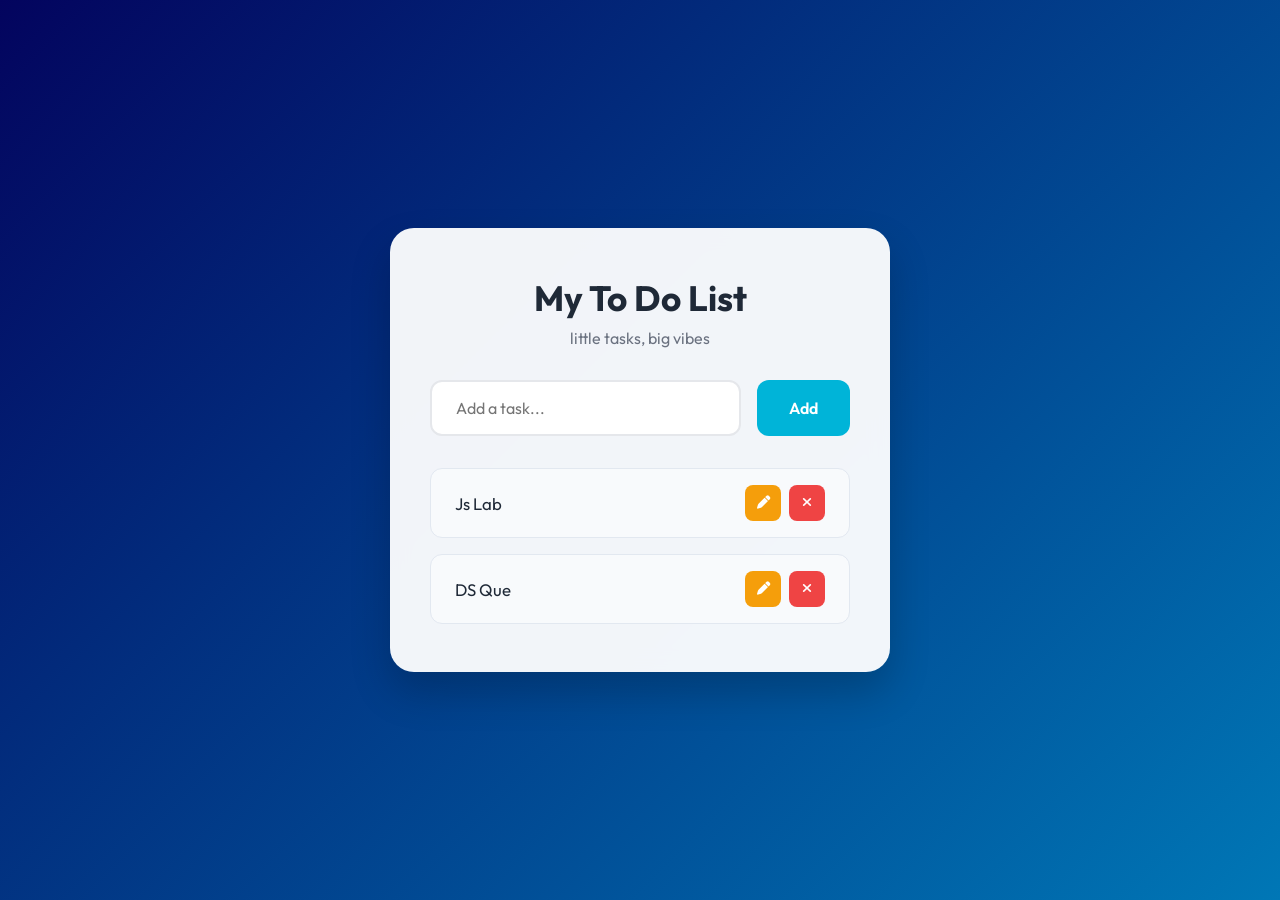
<file: exp7/todo.html>
<!DOCTYPE html>
<html lang="en">
<head>
    <meta charset="UTF-8">
    <meta name="viewport" content="width=device-width, initial-scale=1.0">
    <title>My To Do List</title>
    <link rel="stylesheet" href="todo.css">
    <!-- Font Awesome for icons -->
    <link rel="stylesheet" href="https://cdnjs.cloudflare.com/ajax/libs/font-awesome/6.4.0/css/all.min.css">
    <link href="https://fonts.googleapis.com/css2?family=Outfit:wght@300;400;600;700&display=swap" rel="stylesheet">
</head>
<body>
    <div class="container">
        <div class="todo-card">
            <div class="header">
                <h1>My To Do List</h1>
                <p>little tasks, big vibes</p>
            </div>
            
            <div class="input-section">
                <input type="text" id="taskInput" placeholder="Add a task...">
                <button id="addBtn">Add</button>
            </div>
            
            <ul id="taskList" class="task-list">
                <!-- Tasks will be added here via JS -->
            </ul>
        </div>
    </div>
    <script src="todo.js"></script>
</body>
</html>
</file>
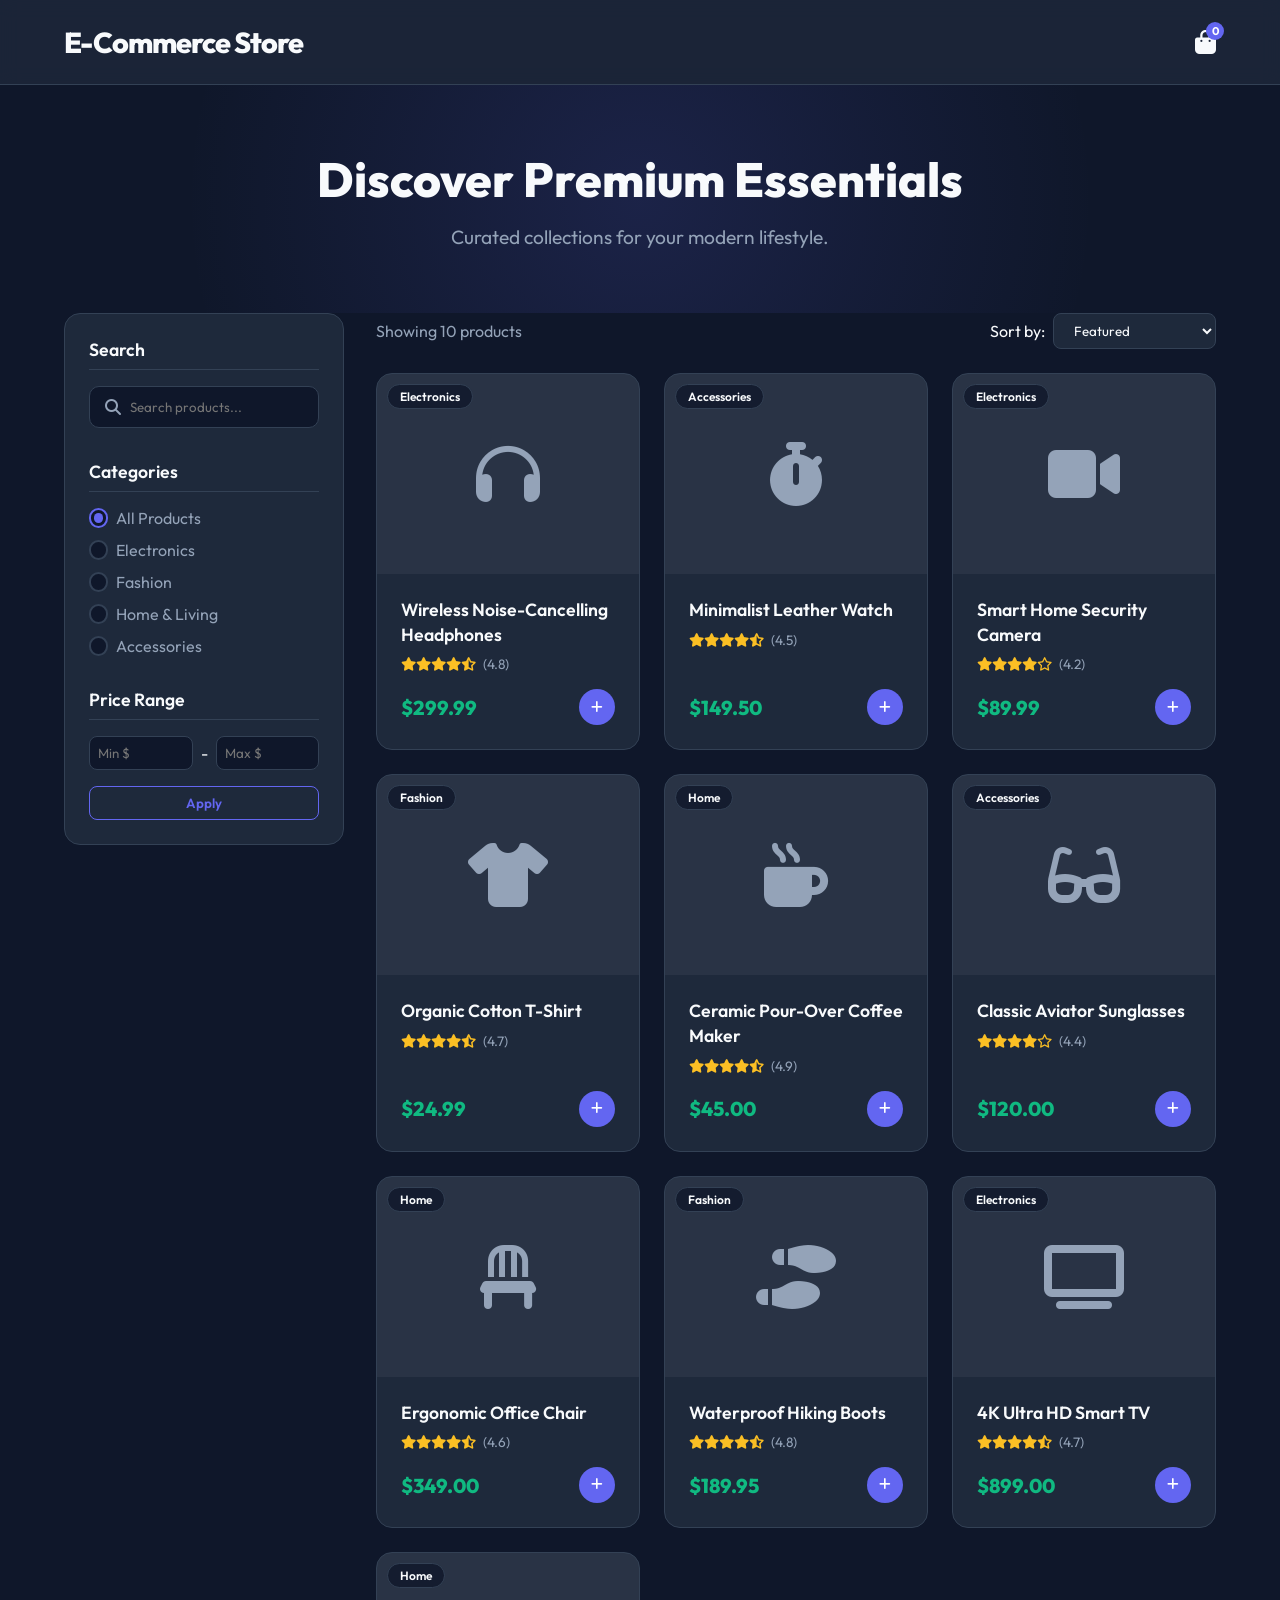
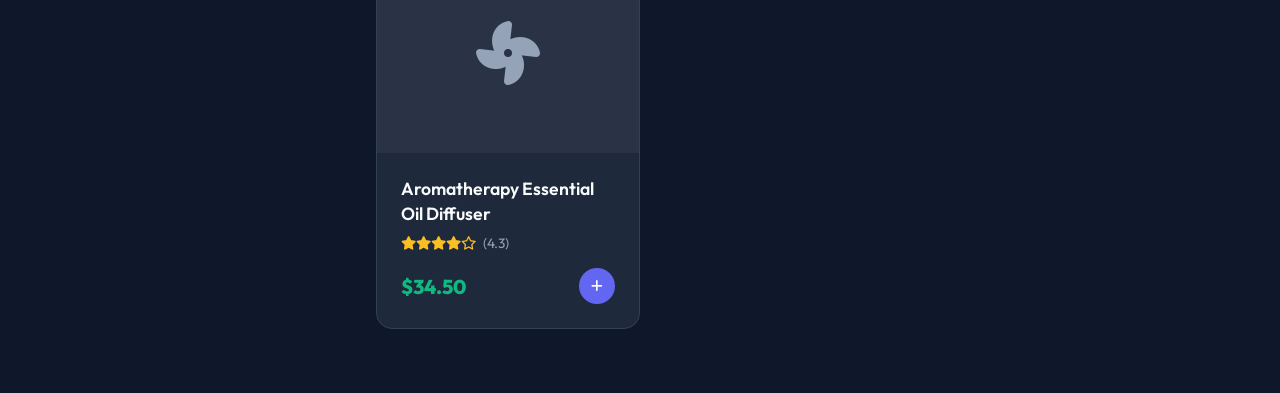
<file: exp8/shop.html>
<!DOCTYPE html>
<html lang="en">
<head>
    <meta charset="UTF-8">
    <meta name="viewport" content="width=device-width, initial-scale=1.0">
    <title>Lumina - Premium E-Commerce</title>
    <link rel="stylesheet" href="shop-style.css">
    <link href="https://fonts.googleapis.com/css2?family=Outfit:wght@300;400;500;600;700;800&display=swap" rel="stylesheet">
    <link rel="stylesheet" href="https://cdnjs.cloudflare.com/ajax/libs/font-awesome/6.4.0/css/all.min.css">
</head>
<body>
    <nav class="navbar">
        <div class="logo">E-Commerce Store</div>
        <div class="cart-icon"><i class="fas fa-shopping-bag"></i><span class="badge">0</span></div>
    </nav>

    <header class="hero">
        <h1>Discover Premium Essentials</h1>
        <p>Curated collections for your modern lifestyle.</p>
    </header>

    <main class="container">
        <aside class="sidebar">
            <div class="filter-group">
                <h3>Search</h3>
                <div class="search-box">
                    <i class="fas fa-search"></i>
                    <input type="text" id="searchInput" placeholder="Search products...">
                </div>
            </div>

            <div class="filter-group">
                <h3>Categories</h3>
                <div class="category-filters">
                    <label class="radio-label"><input type="radio" name="category" value="all" checked> All Products</label>
                    <label class="radio-label"><input type="radio" name="category" value="electronics"> Electronics</label>
                    <label class="radio-label"><input type="radio" name="category" value="fashion"> Fashion</label>
                    <label class="radio-label"><input type="radio" name="category" value="home"> Home & Living</label>
                    <label class="radio-label"><input type="radio" name="category" value="accessories"> Accessories</label>
                </div>
            </div>

            <div class="filter-group">
                <h3>Price Range</h3>
                <div class="price-inputs">
                    <input type="number" id="minPrice" placeholder="Min $">
                    <span>-</span>
                    <input type="number" id="maxPrice" placeholder="Max $">
                </div>
                <button id="applyPriceBtn" class="btn-outline">Apply</button>
            </div>
        </aside>

        <section class="products-section">
            <div class="products-header">
                <p id="resultCount">Showing 0 products</p>
                <div class="sort-box">
                    <label for="sortSelect">Sort by:</label>
                    <select id="sortSelect">
                        <option value="featured">Featured</option>
                        <option value="price-low">Price: Low to High</option>
                        <option value="price-high">Price: High to Low</option>
                        <option value="name-a-z">Name: A-Z</option>
                    </select>
                </div>
            </div>

            <div class="products-grid" id="productsGrid">
                <!-- Products injected via JS -->
            </div>
        </section>
    </main>
    <script src="shop-script.js"></script>
</body>
</html>
</file>
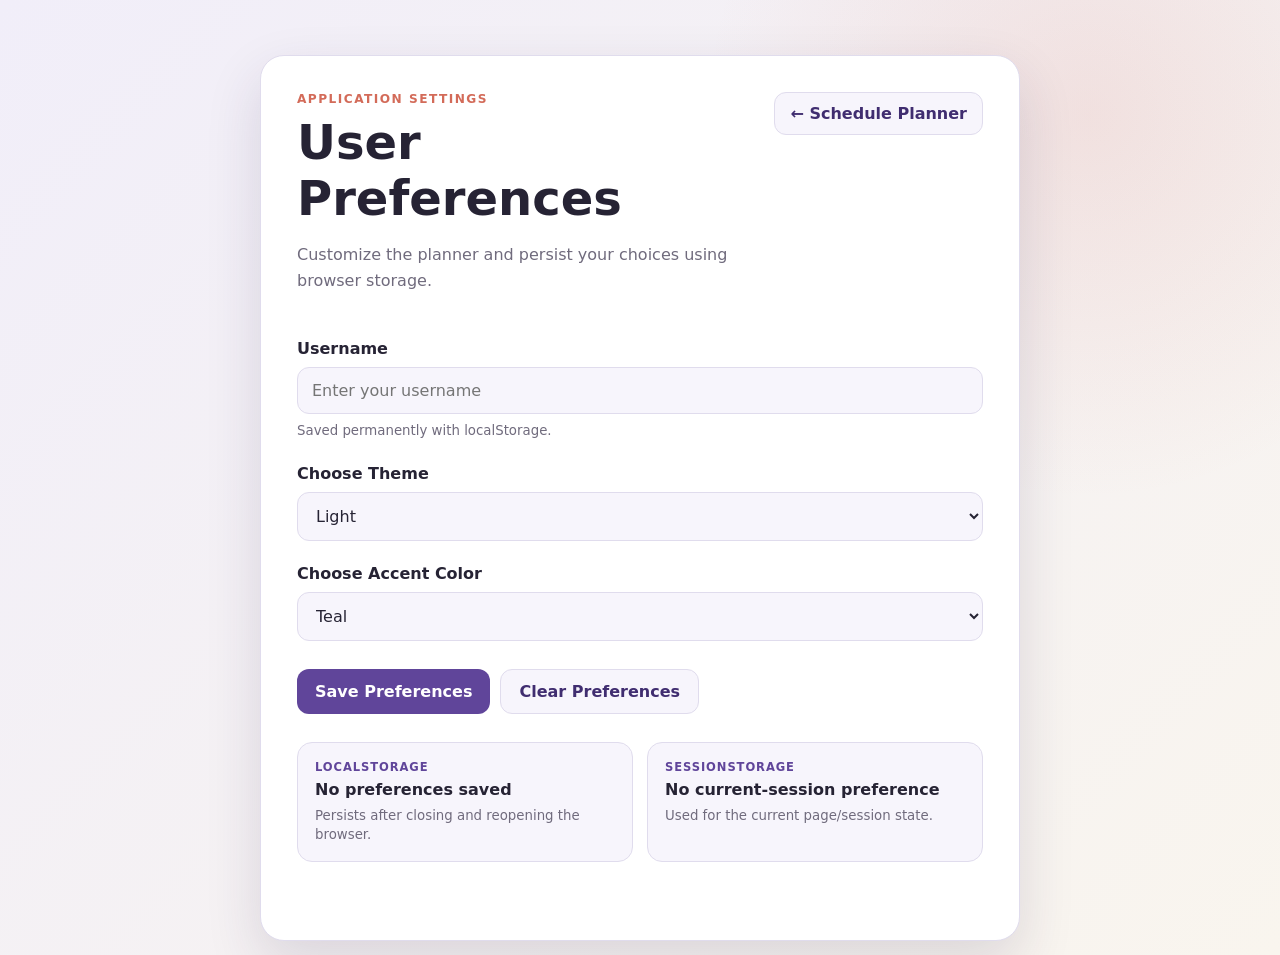
<file: exp9/preferences.html>
<!DOCTYPE html>
<html lang="en">

<head>

  <meta charset="UTF-8">

  <meta name="viewport" content="width=device-width, initial-scale=1.0">

  <title>User Preferences</title>

  <link rel="stylesheet" href="preferences.css">

</head>


<body>

  <main class="page-shell">

    <section class="card">


      <!-- HEADER -->

      <div class="header">

        <div>

          <p class="eyebrow">
            Application Settings
          </p>

          <h1>
            User Preferences
          </h1>

          <p class="subtitle">
            Customize the planner and persist your choices
            using browser storage.
          </p>

        </div>


        <a class="secondary-link" href="schedule.html">
          ← Schedule Planner
        </a>

      </div>



      <!-- FORM -->

      <form id="preferencesForm">


        <!-- USERNAME -->

        <div class="field">

          <label for="username">
            Username
          </label>

          <input id="username" name="username" type="text" placeholder="Enter your username" autocomplete="name">

          <small>
            Saved permanently with localStorage.
          </small>

        </div>



        <!-- THEME -->

        <div class="field">

          <label for="theme">
            Choose Theme
          </label>

          <select id="theme" name="theme">

            <option value="light">
              Light
            </option>

            <option value="dark">
              Dark
            </option>

          </select>

        </div>



        <!-- ACCENT COLOR -->

        <div class="field">

          <label for="accentColor">
            Choose Accent Color
          </label>

          <select id="accentColor" name="accentColor">

            <option value="teal">
              Teal
            </option>

            <option value="indigo">
              Indigo
            </option>

            <option value="amber">
              Amber
            </option>

            <option value="rose">
              Rose
            </option>

          </select>

        </div>



        <!-- BUTTONS -->

        <div class="actions">

          <button class="btn primary" type="submit">
            Save Preferences
          </button>


          <button class="btn secondary" type="button" id="clearBtn">
            Clear Preferences
          </button>

        </div>

      </form>



      <!-- STORAGE INFORMATION -->

      <div class="storage-panel">


        <div>

          <span>
            localStorage
          </span>

          <strong id="localStorageStatus">
            No preferences saved
          </strong>

          <small>
            Persists after closing and reopening the browser.
          </small>

        </div>



        <div>

          <span>
            sessionStorage
          </span>

          <strong id="sessionStorageStatus">
            No current-session preference
          </strong>

          <small>
            Used for the current page/session state.
          </small>

        </div>


      </div>



      <!-- STATUS MESSAGE -->

      <div id="message" class="message" aria-live="polite"></div>


    </section>

  </main>



  <script src="preferences.js"></script>

</body>

</html>
</file>
<file: exp1/index.css>
/* ===== Global Styles ===== */
.hero {
  flex: 1;
  display: flex;
  flex-direction: column;
  justify-content: center;
  align-items: center;
  padding: 60px;
  color: white;
}

.hero h2 {
  font-size: 4rem;
  font-weight: 700;
  margin-bottom: 20px;
  text-align: center;
}

.hero p {
  font-size: 1.3rem;
  opacity: 0.9;
  text-align: center;
  max-width: 500px;
  line-height: 1.6;
}

* {
  margin: 0;
  padding: 0;
  box-sizing: border-box;
  font-family:
    Segoe UI,
    Tahoma,
    Geneva,
    Verdana,
    sans-serif;
}

body {
  min-height: 100vh;
  display: flex;
  justify-content: center;
  align-items: center;

  background:
    radial-gradient(circle at top left, #4f46e5, #312e81),
    radial-gradient(circle at bottom right, #06b6d4, #0f172a);

  background-blend-mode: screen;
  padding: 40px;
}

/* ===== Form Container ===== */

#formContainer {
  width: 450px;

  background: rgba(255, 255, 255, 0.12);

  backdrop-filter: blur(20px);

  border: 1px solid rgba(255, 255, 255, 0.2);

  border-radius: 20px;

  padding: 35px;

  box-shadow: 0 20px 40px rgba(0, 0, 0, 0.35);

  animation: fadeIn 0.8s ease;
}

/* ===== Heading ===== */

h2 {
  color: white;
  text-align: center;
  margin-bottom: 10px;
  font-size: 2rem;
}

p {
  text-align: center;
  color: #d6d6d6;
  margin-bottom: 30px;
}

/* ===== Each Field ===== */

.form-field {
  display: flex;
  flex-direction: column;

  margin-bottom: 20px;

  transition: 0.3s ease;
}

.form-field:hover {
  transform: translateX(6px);
}

/* ===== Labels ===== */

.form-field label {
  margin-bottom: 8px;

  color: white;

  font-weight: 600;

  letter-spacing: 0.5px;
}

/* ===== Inputs ===== */

.form-field input {
  padding: 14px 18px;

  border: none;

  border-radius: 12px;

  outline: none;

  background: rgba(255, 255, 255, 0.15);

  color: white;

  font-size: 15px;

  transition: 0.35s;

  border: 2px solid transparent;
}

/* Placeholder */

.form-field input::placeholder {
  color: #d0d0d0;
}

/* Focus Effect */

.form-field input:focus {
  background: white;

  color: #222;

  border-color: #60a5fa;

  box-shadow: 0 0 15px rgba(96, 165, 250, 0.6);

  transform: scale(1.02);
}

/* ===== Submit Button ===== */

#submitBtn {
  width: 100%;

  padding: 15px;

  margin-top: 15px;

  border: none;

  border-radius: 12px;

  cursor: pointer;

  font-size: 17px;

  font-weight: bold;

  color: white;

  background: linear-gradient(135deg, #2563eb, #06b6d4);

  transition: 0.3s;

  box-shadow: 0 10px 20px rgba(0, 0, 0, 0.25);
}

#submitBtn:hover {
  transform: translateY(-4px);

  box-shadow: 0 18px 30px rgba(0, 0, 0, 0.35);
}

#submitBtn:active {
  transform: scale(0.97);
}

/* ===== Entrance Animation ===== */

@keyframes fadeIn {
  from {
    opacity: 0;

    transform: translateY(40px);
  }

  to {
    opacity: 1;

    transform: translateY(0);
  }
}

/* Background overlay */

.modal {
  display: none;

  position: fixed;

  top: 0;
  left: 0;

  width: 100%;
  height: 100%;

  background: rgba(0, 0, 0, 0.6);

  backdrop-filter: blur(5px);

  justify-content: center;
  align-items: center;

  z-index: 1000;
}

/* Show modal */

.modal.show {
  display: flex;
}

/* Modal box */

.modal-content {
  width: 420px;

  padding: 35px;

  background: white;

  border-radius: 18px;

  text-align: center;

  animation: pop 0.35s ease;

  box-shadow: 0 15px 40px rgba(0, 0, 0, 0.35);
}

.modal-content h2 {
  color: #2563eb;

  margin-bottom: 15px;
}

.modal-content p {
  color: #444;

  margin-bottom: 25px;

  font-size: 18px;
}

.modal-content button {
  padding: 12px 28px;

  border: none;

  border-radius: 10px;

  cursor: pointer;

  background: #2563eb;

  color: white;

  font-size: 16px;

  transition: 0.25s;
}

.modal-content button:hover {
  background: #1d4ed8;
}

@keyframes pop {
  from {
    opacity: 0;

    transform: scale(0.7);
  }

  to {
    opacity: 1;

    transform: scale(1);
  }
}
</file>
<file: exp2/index.css>
/* index.css */
@import url('https://fonts.googleapis.com/css2?family=Inter:wght@400;500;600;700&display=swap');

:root {
    --bg-color: #f4f7f6;
    --card-bg: #ffffff;
    --primary-color: #4361ee;
    --primary-hover: #3a56d4;
    --secondary-color: #e0e1dd;
    --text-main: #2b2d42;
    --text-muted: #8d99ae;
    --border-color: #edf2f4;
}

body {
    margin: 0;
    padding: 0;
    font-family: 'Inter', sans-serif;
    background-color: var(--bg-color);
    color: var(--text-main);
    display: flex;
    justify-content: center;
    align-items: center;
    min-height: 100vh;
}

.calculator-container {
    background-color: var(--card-bg);
    border-radius: 16px;
    box-shadow: 0 10px 30px rgba(0, 0, 0, 0.05);
    padding: 2rem 2.5rem;
    width: 100%;
    max-width: 450px;
}

h1 {
    font-size: 1.5rem;
    font-weight: 700;
    margin-bottom: 0.5rem;
    color: var(--text-main);
    text-align: center;
}

#current-date {
    text-align: center;
    color: var(--text-muted);
    font-size: 0.9rem;
    margin-bottom: 2rem;
}

.menu-items {
    display: flex;
    flex-direction: column;
    gap: 1.2rem;
    margin-bottom: 2rem;
}

.item {
    display: flex;
    justify-content: space-between;
    align-items: center;
    padding: 0.8rem 1rem;
    background-color: #f8f9fa;
    border-radius: 8px;
    border: 1px solid var(--border-color);
    transition: transform 0.2s ease, box-shadow 0.2s ease;
}

.item:hover {
    transform: translateY(-2px);
    box-shadow: 0 4px 12px rgba(0,0,0,0.03);
}

.item label {
    font-weight: 500;
}

.item input {
    width: 60px;
    padding: 0.5rem;
    border: 1px solid var(--border-color);
    border-radius: 6px;
    font-family: 'Inter', sans-serif;
    text-align: center;
    font-weight: 600;
    color: var(--text-main);
    outline: none;
    transition: border-color 0.2s;
}

.item input:focus {
    border-color: var(--primary-color);
}

.actions {
    display: flex;
    gap: 1rem;
    margin-bottom: 1.5rem;
}

button {
    flex: 1;
    padding: 0.8rem;
    border: none;
    border-radius: 8px;
    font-family: 'Inter', sans-serif;
    font-weight: 600;
    cursor: pointer;
    transition: all 0.2s ease;
    background-color: var(--primary-color);
    color: white;
}

button:hover {
    background-color: var(--primary-hover);
    transform: translateY(-1px);
}

button.secondary {
    background-color: #f1f3f5;
    color: var(--text-main);
}

button.secondary:hover {
    background-color: #e9ecef;
}

button.print-btn {
    background-color: #2b2d42;
}

button.print-btn:hover {
    background-color: #1a1b29;
}

.summary {
    border-top: 2px dashed var(--border-color);
    padding-top: 1.5rem;
}

.summary-line {
    display: flex;
    justify-content: space-between;
    margin-bottom: 0.8rem;
    color: var(--text-muted);
    font-weight: 500;
}

.summary-line.total {
    margin-top: 1.5rem;
    font-size: 1.25rem;
    font-weight: 700;
    color: var(--primary-color);
}

.summary-line span:last-child {
    color: var(--text-main);
}

.summary-line.total span:last-child {
    color: var(--primary-color);
}
</file>
<file: exp3/index.css>
/* index.css */
@import url('https://fonts.googleapis.com/css2?family=Poppins:wght@400;500;600;700&display=swap');

:root {
    --bg-color: #f0f4f8;
    --card-bg: #ffffff;
    --primary-color: #3b82f6;
    --primary-hover: #2563eb;
    --text-main: #1e293b;
    --text-muted: #64748b;
    --border-color: #e2e8f0;
    --error-bg: #fee2e2;
    --error-text: #ef4444;
}

body {
    margin: 0;
    padding: 2rem 1rem;
    font-family: 'Poppins', sans-serif;
    background-color: var(--bg-color);
    color: var(--text-main);
    display: flex;
    justify-content: center;
    align-items: center;
    min-height: 100vh;
    box-sizing: border-box;
}

.container {
    background-color: var(--card-bg);
    border-radius: 16px;
    box-shadow: 0 10px 40px rgba(0, 0, 0, 0.08);
    padding: 2.5rem;
    width: 100%;
    max-width: 500px;
}

h1 {
    font-size: 1.8rem;
    font-weight: 700;
    margin-top: 0;
    margin-bottom: 0.2rem;
    color: var(--text-main);
    text-align: center;
}

.subtitle {
    text-align: center;
    color: var(--text-muted);
    font-size: 0.95rem;
    margin-bottom: 2rem;
}

.form-section {
    display: flex;
    flex-direction: column;
    gap: 1.2rem;
}

h3 {
    font-size: 1.1rem;
    margin-bottom: 0.5rem;
    margin-top: 1rem;
    color: var(--text-main);
    border-bottom: 2px solid var(--border-color);
    padding-bottom: 0.5rem;
}

.input-group {
    display: flex;
    flex-direction: column;
    gap: 0.4rem;
}

.input-group.row {
    flex-direction: row;
    gap: 1rem;
}

.input-group.row > div {
    flex: 1;
    display: flex;
    flex-direction: column;
    gap: 0.4rem;
}

label {
    font-size: 0.9rem;
    font-weight: 500;
    color: var(--text-main);
}

input {
    padding: 0.75rem;
    border: 1.5px solid var(--border-color);
    border-radius: 8px;
    font-family: 'Poppins', sans-serif;
    font-size: 0.95rem;
    transition: all 0.2s;
    outline: none;
    width: 100%;
    box-sizing: border-box;
}

input:focus {
    border-color: var(--primary-color);
    box-shadow: 0 0 0 3px rgba(59, 130, 246, 0.15);
}

button {
    margin-top: 1rem;
    padding: 1rem;
    background-color: var(--primary-color);
    color: white;
    border: none;
    border-radius: 8px;
    font-size: 1rem;
    font-weight: 600;
    font-family: 'Poppins', sans-serif;
    cursor: pointer;
    transition: background-color 0.2s, transform 0.1s;
}

button:hover {
    background-color: var(--primary-hover);
}

button:active {
    transform: scale(0.98);
}

.error-msg {
    background-color: var(--error-bg);
    color: var(--error-text);
    padding: 0.75rem;
    border-radius: 8px;
    font-size: 0.9rem;
    font-weight: 500;
    text-align: center;
    border: 1px solid #fca5a5;
}

.result-section {
    margin-top: 2rem;
    padding-top: 1.5rem;
    border-top: 2px dashed var(--border-color);
    animation: fadeIn 0.4s ease-out;
}

@keyframes fadeIn {
    from { opacity: 0; transform: translateY(10px); }
    to { opacity: 1; transform: translateY(0); }
}

.result-section h2 {
    font-size: 1.3rem;
    margin-top: 0;
    margin-bottom: 1.2rem;
    color: var(--primary-color);
    text-align: center;
}

.result-row {
    display: flex;
    justify-content: space-between;
    margin-bottom: 0.6rem;
    font-size: 0.95rem;
}

.result-row span:first-child {
    color: var(--text-muted);
    font-weight: 500;
}

.result-row span:last-child, .result-row strong {
    font-weight: 600;
    color: var(--text-main);
}

hr {
    border: 0;
    border-top: 1px solid var(--border-color);
    margin: 1rem 0;
}

.grade-row {
    font-size: 1.2rem;
    margin-top: 1rem;
    align-items: center;
}

#out-grade {
    font-size: 1.5rem;
}

.message-box {
    margin-top: 1.5rem;
    padding: 1rem;
    background-color: #f8fafc;
    border-left: 4px solid var(--primary-color);
    border-radius: 4px 8px 8px 4px;
    font-weight: 500;
    font-size: 0.95rem;
    color: var(--text-main);
}
</file>
<file: exp8/style.css>
:root {
    --primary: #f97316;
    --primary-hover: #ea580c;
    --bg-color: #0f172a;
    --card-bg: #1e293b;
    --text-main: #f8fafc;
    --text-muted: #94a3b8;
    --border-color: #334155;
    --input-bg: #0f172a;
    --error: #ef4444;
    --success: #22c55e;
}

* {
    margin: 0;
    padding: 0;
    box-sizing: border-box;
    font-family: 'Outfit', sans-serif;
}

body {
    background-color: var(--bg-color);
    color: var(--text-main);
    min-height: 100vh;
    display: flex;
    justify-content: center;
    align-items: center;
    padding: 2rem;
    background-image: 
        radial-gradient(circle at 15% 50%, rgba(249, 115, 22, 0.08), transparent 25%),
        radial-gradient(circle at 85% 30%, rgba(249, 115, 22, 0.05), transparent 25%);
}

.container {
    width: 100%;
    max-width: 800px;
}

.form-wrapper {
    background-color: var(--card-bg);
    border-radius: 24px;
    padding: 3rem;
    box-shadow: 0 25px 50px -12px rgba(0, 0, 0, 0.5);
    border: 1px solid var(--border-color);
    position: relative;
    overflow: hidden;
}

.form-wrapper::before {
    content: '';
    position: absolute;
    top: 0;
    left: 0;
    width: 100%;
    height: 4px;
    background: linear-gradient(90deg, var(--primary), #fb923c);
}

.header {
    text-align: center;
    margin-bottom: 2.5rem;
}

.header h1 {
    font-size: 2.5rem;
    font-weight: 800;
    color: var(--text-main);
    margin-bottom: 0.5rem;
    letter-spacing: -1px;
}

.header p {
    color: var(--text-muted);
    font-size: 1.1rem;
}

.section-title {
    font-size: 1.25rem;
    font-weight: 600;
    color: var(--primary);
    margin: 2rem 0 1rem;
    padding-bottom: 0.5rem;
    border-bottom: 1px solid var(--border-color);
}

.input-group {
    margin-bottom: 1.5rem;
}

.input-group.row {
    display: flex;
    gap: 1.5rem;
}

.input-box {
    flex: 1;
}

label {
    display: block;
    margin-bottom: 0.5rem;
    font-weight: 500;
    color: var(--text-main);
    font-size: 0.95rem;
}

input[type="text"],
input[type="email"],
input[type="tel"],
input[type="date"],
select,
textarea {
    width: 100%;
    padding: 0.875rem 1rem;
    background-color: var(--input-bg);
    border: 1px solid var(--border-color);
    border-radius: 12px;
    color: var(--text-main);
    font-size: 1rem;
    transition: all 0.3s ease;
}

input[type="text"]:focus,
input[type="email"]:focus,
input[type="tel"]:focus,
input[type="date"]:focus,
select:focus,
textarea:focus {
    outline: none;
    border-color: var(--primary);
    box-shadow: 0 0 0 3px rgba(249, 115, 22, 0.15);
}

input[type="date"]::-webkit-calendar-picker-indicator {
    filter: invert(1);
    cursor: pointer;
}

textarea {
    resize: vertical;
    min-height: 100px;
}

/* Custom Select */
select {
    appearance: none;
    background-image: url("data:image/svg+xml,%3Csvg xmlns='http://www.w3.org/2000/svg' width='24' height='24' viewBox='0 0 24 24' fill='none' stroke='%2394a3b8' stroke-width='2' stroke-linecap='round' stroke-linejoin='round'%3E%3Cpolyline points='6 9 12 15 18 9'%3E%3C/polyline%3E%3C/svg%3E");
    background-repeat: no-repeat;
    background-position: right 1rem center;
    background-size: 1em;
}

/* Radio and Checkbox Base */
.radio-group, .checkbox-group {
    display: flex;
    flex-wrap: wrap;
    gap: 1.5rem;
    margin-top: 0.5rem;
}

.radio-label, .checkbox-label {
    display: flex;
    align-items: center;
    gap: 0.5rem;
    cursor: pointer;
    font-weight: 400;
    color: var(--text-muted);
    transition: color 0.3s;
}

.radio-label:hover, .checkbox-label:hover {
    color: var(--text-main);
}

input[type="radio"], input[type="checkbox"] {
    appearance: none;
    width: 1.25rem;
    height: 1.25rem;
    border: 2px solid var(--border-color);
    background-color: var(--input-bg);
    cursor: pointer;
    display: grid;
    place-content: center;
    transition: all 0.2s;
}

input[type="radio"] {
    border-radius: 50%;
}

input[type="checkbox"] {
    border-radius: 4px;
}

input[type="radio"]::before {
    content: "";
    width: 0.65rem;
    height: 0.65rem;
    border-radius: 50%;
    transform: scale(0);
    transition: 120ms transform ease-in-out;
    background-color: var(--primary);
}

input[type="checkbox"]::before {
    content: "";
    width: 0.65rem;
    height: 0.65rem;
    transform: scale(0);
    transition: 120ms transform ease-in-out;
    background-color: var(--primary);
    clip-path: polygon(14% 44%, 0 65%, 50% 100%, 100% 16%, 80% 0%, 43% 62%);
}

input[type="radio"]:checked, input[type="checkbox"]:checked {
    border-color: var(--primary);
}

input[type="radio"]:checked::before, input[type="checkbox"]:checked::before {
    transform: scale(1);
}

/* Radio Cards for Duration */
.radio-group.cards {
    display: grid;
    grid-template-columns: repeat(auto-fit, minmax(150px, 1fr));
    gap: 1rem;
}

.radio-card {
    position: relative;
    cursor: pointer;
    margin: 0;
}

.radio-card input {
    position: absolute;
    opacity: 0;
}

.card-content {
    display: flex;
    flex-direction: column;
    padding: 1rem;
    border: 2px solid var(--border-color);
    border-radius: 12px;
    background-color: var(--input-bg);
    transition: all 0.3s;
    text-align: center;
}

.card-content .title {
    font-weight: 600;
    color: var(--text-main);
    font-size: 1.1rem;
    margin-bottom: 0.25rem;
}

.card-content .price {
    font-size: 0.85rem;
    color: var(--text-muted);
}

.radio-card input:checked + .card-content {
    border-color: var(--primary);
    background-color: rgba(249, 115, 22, 0.05);
}

.radio-card input:focus-visible + .card-content {
    box-shadow: 0 0 0 3px rgba(249, 115, 22, 0.3);
}

.radio-card:hover .card-content {
    border-color: var(--primary);
}

/* Agreement & Submit */
.agreement {
    margin-top: 2rem;
    padding-top: 1.5rem;
    border-top: 1px solid var(--border-color);
}

.agreement a {
    color: var(--primary);
    text-decoration: none;
}

.agreement a:hover {
    text-decoration: underline;
}

.submit-btn {
    width: 100%;
    padding: 1rem;
    background-color: var(--primary);
    color: white;
    border: none;
    border-radius: 12px;
    font-size: 1.1rem;
    font-weight: 600;
    cursor: pointer;
    transition: all 0.3s;
    margin-top: 1.5rem;
}

.submit-btn:hover {
    background-color: var(--primary-hover);
    transform: translateY(-2px);
    box-shadow: 0 10px 20px -10px var(--primary);
}

.submit-btn:active {
    transform: translateY(0);
}

/* Success Message */
.hidden {
    display: none !important;
}

#successMessage {
    text-align: center;
    padding: 3rem 0;
    animation: fadeIn 0.5s ease-out;
}

.success-icon {
    width: 80px;
    height: 80px;
    background-color: rgba(34, 197, 94, 0.1);
    color: var(--success);
    border-radius: 50%;
    display: flex;
    align-items: center;
    justify-content: center;
    font-size: 2.5rem;
    margin: 0 auto 1.5rem;
}

#successMessage h2 {
    font-size: 2rem;
    margin-bottom: 1rem;
}

#successMessage p {
    color: var(--text-muted);
    margin-bottom: 2rem;
    line-height: 1.6;
}

.reset-btn {
    padding: 0.875rem 1.5rem;
    background-color: transparent;
    color: var(--text-main);
    border: 1px solid var(--border-color);
    border-radius: 8px;
    font-size: 1rem;
    cursor: pointer;
    transition: all 0.3s;
}

.reset-btn:hover {
    border-color: var(--text-main);
    background-color: rgba(255, 255, 255, 0.05);
}

@keyframes fadeIn {
    from { opacity: 0; transform: translateY(10px); }
    to { opacity: 1; transform: translateY(0); }
}

/* Responsive */
@media (max-width: 640px) {
    .input-group.row {
        flex-direction: column;
        gap: 1.5rem;
    }
    
    .form-wrapper {
        padding: 2rem 1.5rem;
    }
    
    .header h1 {
        font-size: 2rem;
    }
}
</file>
<file: exp9/style.css>
* {
  margin: 0;
  padding: 0;
  box-sizing: border-box;
}

body {
  min-height: 100vh;

  font-family: Arial, Helvetica, sans-serif;

  background: #f5f0fa;

  color: #332a3d;

  padding: 40px 20px;
}


/* ================================
   MAIN CONTAINER
================================ */

.planner-container {
  width: 100%;
  max-width: 1000px;

  margin: 0 auto;
}


/* ================================
   CARD
================================ */

.planner-card {
  background: #ffffff;

  border-radius: 18px;

  padding: 32px;

  box-shadow:
    0 8px 30px rgba(80, 60, 100, 0.12);
}


/* ================================
   HEADER
================================ */

h1 {
  text-align: center;

  color: #563a75;

  font-size: 30px;

  margin-bottom: 8px;
}

.subtitle {
  text-align: center;

  color: #77707e;

  font-size: 14px;

  margin-bottom: 28px;
}


/* ================================
   TABLE
================================ */

.table-container {
  width: 100%;

  overflow-x: auto;

  border: 1px solid #ddd5e5;

  border-radius: 10px;
}

table {
  width: 100%;

  min-width: 700px;

  border-collapse: collapse;
}


/* ================================
   TABLE HEADER
================================ */

thead th {
  background: #d8c6ea;

  color: #45334f;

  font-size: 14px;

  font-weight: 700;

  padding: 15px;

  text-align: left;

  border-right: 1px solid #c8b5da;
}

thead th:last-child {
  border-right: none;
}


/* ================================
   TABLE CELLS
================================ */

tbody td {
  padding: 15px;

  border-top: 1px solid #e2dce7;

  border-right: 1px solid #e2dce7;

  background: #ffffff;

  font-size: 14px;
}

tbody td:last-child {
  border-right: none;
}


/* ================================
   LECTURE ROW
================================ */

.lecture-row {
  cursor: pointer;

  transition:
    background-color 0.15s ease,
    box-shadow 0.15s ease;
}

.lecture-row:hover td {
  background: #faf7fc;
}


/* ================================
   TEMPORARILY SELECTED LECTURE
================================ */

.lecture-row.selected td {
  background: #f0e8f7;
}


/* ================================
   SAVED LECTURE / SAVED DAY
================================ */

/*
    This is the persistent saved state.

    It is reconstructed from:

        localStorage
        OR
        sessionStorage
*/

.lecture-row.saved-topic td {
  background: #e8dcf3;
}

.lecture-row.saved-topic td:first-child {
  box-shadow:
    inset 5px 0 0 #76529a;
}


/* ================================
   DAY
================================ */

.day-cell {
  width: 150px;

  font-weight: 700;

  color: #5b4075;
}


/* ================================
   TOPIC
================================ */

.topic-cell {
  font-weight: 600;

  color: #3d3544;
}


/* ================================
   SAVED BADGE
================================ */

.saved-badge {
  display: inline-block;

  margin-left: 8px;

  padding: 3px 8px;

  border-radius: 20px;

  background: #76529a;

  color: white;

  font-size: 10px;

  font-weight: 700;
}


/* ================================
   BUTTONS
================================ */

.actions {
  display: flex;
  justify-content: center;
  align-items: center;
  gap: 12px;
  flex-wrap: wrap;
  margin-top: 25px;
}

.btn {
  border: none;
  border-radius: 8px;
  padding: 12px 20px;
  background: #76529a;
  color: white;
  font-size: 14px;
  font-weight: 700;
  cursor: pointer;

  transition:
    opacity 0.15s ease,
    transform 0.15s ease;
}

.btn:hover:not(:disabled) {
  opacity: 0.88;
  transform: translateY(-1px);
}

.btn:disabled {
  opacity: 0.45;

  cursor: not-allowed;
}

.clear-btn {
  background: #87575d;
}


/* ================================
   STATUS
================================ */

.status-message {
  min-height: 22px;
  margin-top: 18px;
  text-align: center;
  font-size: 14px;
  color: #62566d;
}

.status-message.success {
  color: #47704f;
}

.status-message.error {
  color: #984848;
}


/* ================================
   MOBILE
================================ */

@media (max-width: 700px) {
  body {
    padding: 20px 10px;
  }
  .planner-card {
    padding: 20px 14px;
  }
  h1 {
    font-size: 24px;
  }
}
</file>
<file: exp4/palindrome.css>
/* palindrome.css */
@import url('https://fonts.googleapis.com/css2?family=Poppins:wght@400;500;600;700&display=swap');

:root {
    --bg: #fdf2f8; /* pink-50 */
    --card: #ffffff;
    --primary: #db2777; /* pink-600 */
    --text: #1f2937;
    --success: #059669;
    --error: #dc2626;
}

body {
    font-family: 'Poppins', sans-serif;
    background-color: var(--bg);
    display: flex;
    justify-content: center;
    align-items: center;
    height: 100vh;
    margin: 0;
}

.container {
    background: var(--card);
    padding: 2.5rem;
    border-radius: 16px;
    box-shadow: 0 8px 30px rgba(219, 39, 119, 0.1);
    text-align: center;
    width: 100%;
    max-width: 400px;
    box-sizing: border-box;
}

h1 {
    color: var(--text);
    margin-top: 0;
}

input {
    width: 100%;
    padding: 0.8rem;
    margin: 1rem 0;
    border: 2px solid #e5e7eb;
    border-radius: 8px;
    font-size: 1rem;
    font-family: 'Poppins', sans-serif;
    outline: none;
    box-sizing: border-box;
}

input:focus {
    border-color: var(--primary);
}

button {
    width: 100%;
    padding: 0.8rem;
    background-color: var(--primary);
    color: white;
    border: none;
    border-radius: 8px;
    font-size: 1rem;
    font-weight: 600;
    font-family: 'Poppins', sans-serif;
    cursor: pointer;
    transition: background 0.3s;
}

button:hover {
    background-color: #be185d; /* pink-700 */
}

.result {
    margin-top: 1.5rem;
    padding: 1rem;
    border-radius: 8px;
    font-weight: 500;
}

.success {
    background-color: #d1fae5;
    color: var(--success);
    border: 1px solid #34d399;
}

.error {
    background-color: #fee2e2;
    color: var(--error);
    border: 1px solid #f87171;
}
</file>
<file: exp4/vehicle.css>
/* vehicle.css */
@import url('https://fonts.googleapis.com/css2?family=Inter:wght@400;500;600;700&display=swap');

:root {
    --bg: #e0e7ff;
    --card: #ffffff;
    --primary: #4f46e5;
    --text: #1f2937;
    --success: #10b981;
    --error: #ef4444;
}

body {
    font-family: 'Inter', sans-serif;
    background-color: var(--bg);
    display: flex;
    justify-content: center;
    align-items: center;
    height: 100vh;
    margin: 0;
}

.container {
    background: var(--card);
    padding: 2.5rem;
    border-radius: 12px;
    box-shadow: 0 10px 25px rgba(0,0,0,0.1);
    text-align: center;
    width: 100%;
    max-width: 400px;
    box-sizing: border-box;
}

h1 {
    color: var(--text);
    margin-top: 0;
}

input {
    width: 100%;
    padding: 0.8rem;
    margin: 1rem 0;
    border: 2px solid #d1d5db;
    border-radius: 8px;
    font-size: 1rem;
    outline: none;
    box-sizing: border-box;
    text-transform: uppercase;
}

input:focus {
    border-color: var(--primary);
}

button {
    width: 100%;
    padding: 0.8rem;
    background-color: var(--primary);
    color: white;
    border: none;
    border-radius: 8px;
    font-size: 1rem;
    font-weight: 600;
    cursor: pointer;
    transition: background 0.3s;
}

button:hover {
    background-color: #4338ca;
}

.result {
    margin-top: 1.5rem;
    padding: 1rem;
    border-radius: 8px;
    font-weight: 600;
}

.valid {
    background-color: #d1fae5;
    color: var(--success);
    border: 1px solid #34d399;
}

.invalid {
    background-color: #fee2e2;
    color: var(--error);
    border: 1px solid #f87171;
}
</file>
<file: exp6/style1.css>
* {
    box-sizing: border-box;
    margin: 0;
    padding: 0;
    font-family: Arial, sans-serif;
}

body {
    background-color: #f1ebd8;
    display: flex;
    justify-content: center;
    align-items: center;
    min-height: 100vh;
    padding: 20px;
}

.container {
    background-color: #fffaf0;
    border-radius: 12px;
    box-shadow: 0 4px 15px rgba(0, 0, 0, 0.05);
    display: flex;
    flex-direction: row;
    width: 900px;
    max-width: 100%;
    overflow: hidden;
}

.left-panel {
    flex: 1;
    padding: 40px;
    display: flex;
    flex-direction: column;
}

h1 {
    font-size: 24px;
    color: #4a3f35;
    margin-bottom: 30px;
}

.input-group {
    margin-bottom: 20px;
    display: flex;
    flex-direction: column;
}

.input-group label {
    font-size: 14px;
    color: #4a3f35;
    margin-bottom: 8px;
    font-weight: bold;
}

textarea, input[type="text"] {
    width: 100%;
    padding: 12px;
    border: 1px solid #d9d0c1;
    border-radius: 6px;
    background-color: #ffffff;
    font-size: 14px;
    color: #333;
    outline: none;
}

textarea {
    resize: none;
    height: 120px;
}

textarea:focus, input[type="text"]:focus {
    border-color: #8d6e52;
}

button {
    background-color: #8d6e52;
    color: white;
    border: none;
    padding: 15px;
    border-radius: 6px;
    font-size: 16px;
    cursor: pointer;
    margin-top: 10px;
    transition: background-color 0.3s;
}

button:hover {
    background-color: #735942;
}

.divider {
    width: 2px;
    background-color: #e8dfcc;
    margin: 40px 0;
}

.right-panel {
    flex: 1;
    padding: 40px;
    background-color: #fffaf0;
}

h2 {
    font-size: 20px;
    color: #4a3f35;
    margin-bottom: 25px;
}

.result-card {
    background-color: #fdfaf6;
    border: 1px solid #e8dfcc;
    border-radius: 8px;
    padding: 15px;
    margin-bottom: 15px;
}

.result-card h3 {
    font-size: 14px;
    color: #4a3f35;
    margin-bottom: 5px;
}

.result-card p {
    font-size: 14px;
    color: #666;
    word-break: break-all;
}
</file>
<file: exp6/style2.css>
* {
    box-sizing: border-box;
    margin: 0;
    padding: 0;
    font-family: 'Segoe UI', Tahoma, Geneva, Verdana, sans-serif;
}

body {
    background-color: #e9e4f5;
    display: flex;
    justify-content: center;
    align-items: center;
    min-height: 100vh;
    padding: 20px;
}

.main-container {
    background-color: #ffffff;
    border-radius: 15px;
    box-shadow: 0 8px 25px rgba(110, 80, 160, 0.1);
    display: flex;
    flex-direction: row;
    width: 950px;
    max-width: 100%;
}

.left-section {
    flex: 1;
    padding: 45px;
    display: flex;
    flex-direction: column;
}

h1 {
    font-size: 26px;
    color: #3b2a59;
    margin-bottom: 5px;
}

.subtitle {
    font-size: 14px;
    color: #888;
    margin-bottom: 35px;
}

.input-wrapper {
    margin-bottom: 25px;
    display: flex;
    flex-direction: column;
}

.input-wrapper label {
    font-size: 14px;
    color: #3b2a59;
    margin-bottom: 10px;
    font-weight: 600;
}

textarea {
    width: 100%;
    padding: 15px;
    border: 1px solid #d4cde3;
    border-radius: 8px;
    background-color: #fcfbfe;
    font-size: 15px;
    color: #444;
    outline: none;
    resize: none;
    height: 150px;
    transition: border-color 0.3s;
}

textarea:focus {
    border-color: #8e6cc8;
}

button {
    background-color: #8e6cc8;
    color: white;
    border: none;
    padding: 16px;
    border-radius: 8px;
    font-size: 16px;
    font-weight: bold;
    cursor: pointer;
    margin-top: auto;
    transition: background-color 0.3s, transform 0.1s;
}

button:hover {
    background-color: #795bb5;
}

button:active {
    transform: scale(0.98);
}

.separator {
    width: 1px;
    background-color: #e5def0;
    margin: 45px 0;
}

.right-section {
    flex: 1;
    padding: 45px;
    background-color: #ffffff;
    border-top-right-radius: 15px;
    border-bottom-right-radius: 15px;
}

h2 {
    font-size: 22px;
    color: #3b2a59;
    margin-bottom: 30px;
}

.output-box {
    background-color: #f9f7fc;
    border: 1px solid #ebe5f5;
    border-radius: 10px;
    padding: 18px;
    margin-bottom: 18px;
    transition: transform 0.2s;
}

.output-box:hover {
    transform: translateY(-2px);
    box-shadow: 0 4px 10px rgba(142, 108, 200, 0.08);
}

.output-box h4 {
    font-size: 14px;
    color: #554477;
    margin-bottom: 8px;
}

.output-text {
    font-size: 15px;
    color: #666;
    word-break: break-word;
}
</file>
<file: exp7/register.css>
:root {
    --primary: #00B4D8;
    --primary-dark: #0077B6;
    --bg-gradient: linear-gradient(135deg, #0077B6, #48CAE4);
    --card-bg: #ffffff;
    --text-dark: #1e293b;
    --text-light: #64748b;
    --border-color: #e2e8f0;
    --input-bg: #f8fafc;
    --error: #ef4444;
}

* {
    margin: 0;
    padding: 0;
    box-sizing: border-box;
    font-family: 'Outfit', sans-serif;
}

body {
    background: var(--bg-gradient);
    min-height: 100vh;
    display: flex;
    justify-content: center;
    align-items: center;
    padding: 3rem 1rem;
}

.container {
    width: 100%;
    max-width: 550px;
}

.register-card {
    background: var(--card-bg);
    border-radius: 16px;
    padding: 3rem;
    box-shadow: 0 25px 50px -12px rgba(0, 0, 0, 0.25);
}

.header {
    text-align: center;
    margin-bottom: 2rem;
}

.header h1 {
    color: var(--text-dark);
    font-size: 1.8rem;
    font-weight: 700;
    margin-bottom: 0.5rem;
}

.header p {
    color: var(--text-light);
    font-size: 0.95rem;
    margin-bottom: 1rem;
}

.mandatory-badge {
    display: inline-block;
    background: #e0f2fe;
    color: var(--primary-dark);
    padding: 0.4rem 1.5rem;
    border-radius: 20px;
    font-size: 0.85rem;
    font-weight: 500;
}

form {
    display: flex;
    flex-direction: column;
    gap: 1.2rem;
}

.row {
    display: flex;
    gap: 1rem;
}

.row .form-group {
    flex: 1;
}

.form-group {
    display: flex;
    flex-direction: column;
    gap: 0.4rem;
}

label {
    font-size: 0.85rem;
    font-weight: 500;
    color: var(--text-dark);
}

.req {
    color: var(--error);
}

input[type="text"],
input[type="email"],
input[type="url"],
input[type="password"],
select {
    width: 100%;
    padding: 0.8rem 1rem;
    border: 1px solid var(--border-color);
    border-radius: 8px;
    background: var(--input-bg);
    font-size: 0.95rem;
    color: var(--text-dark);
    transition: all 0.3s ease;
    outline: none;
}

input:focus,
select:focus {
    border-color: var(--primary);
    box-shadow: 0 0 0 3px rgba(0, 180, 216, 0.15);
    background: #ffffff;
}

.birthday-group {
    display: flex;
    gap: 0.5rem;
}

.birthday-group select {
    flex: 1;
}

.terms-group {
    display: flex;
    align-items: center;
    gap: 0.5rem;
    background: #fdf2f8;
    padding: 1rem;
    border-radius: 8px;
    margin-top: 0.5rem;
}

.terms-group input[type="checkbox"] {
    accent-color: var(--primary);
    width: 16px;
    height: 16px;
}

.terms-group label {
    font-size: 0.85rem;
    color: var(--text-light);
    cursor: pointer;
}

.submit-btn {
    background: var(--primary);
    color: white;
    border: none;
    padding: 1rem;
    border-radius: 8px;
    font-size: 1rem;
    font-weight: 600;
    cursor: pointer;
    transition: all 0.3s ease;
    margin-top: 1rem;
}

.submit-btn:hover {
    background: var(--primary-dark);
    transform: translateY(-2px);
    box-shadow: 0 10px 15px -3px rgba(0, 119, 182, 0.3);
}
</file>
<file: exp7/todo.css>
:root {
    --primary: #00B4D8;
    --primary-dark: #0077B6;
    --bg-gradient: linear-gradient(135deg, #03045E, #0077B6);
    --card-bg: rgba(255, 255, 255, 0.95);
    --text-dark: #1f2937;
    --text-light: #6b7280;
    --danger: #ef4444;
    --warning: #f59e0b;
}

* {
    margin: 0;
    padding: 0;
    box-sizing: border-box;
    font-family: 'Outfit', sans-serif;
}

body {
    background: var(--bg-gradient);
    min-height: 100vh;
    display: flex;
    justify-content: center;
    align-items: center;
    padding: 2rem;
}

.container {
    width: 100%;
    max-width: 500px;
}

.todo-card {
    background: var(--card-bg);
    border-radius: 24px;
    padding: 3rem 2.5rem;
    box-shadow: 0 20px 40px rgba(0,0,0,0.2);
    backdrop-filter: blur(10px);
}

.header {
    text-align: center;
    margin-bottom: 2rem;
}

.header h1 {
    color: var(--text-dark);
    font-size: 2.2rem;
    font-weight: 700;
    margin-bottom: 0.5rem;
}

.header p {
    color: var(--text-light);
    font-size: 1rem;
}

.input-section {
    display: flex;
    gap: 1rem;
    margin-bottom: 2rem;
}

#taskInput {
    flex: 1;
    padding: 1rem 1.5rem;
    border: 2px solid #e5e7eb;
    border-radius: 12px;
    font-size: 1rem;
    outline: none;
    transition: all 0.3s ease;
}

#taskInput:focus {
    border-color: var(--primary);
    box-shadow: 0 0 0 4px rgba(0, 180, 216, 0.1);
}

#addBtn {
    padding: 0 2rem;
    background: var(--primary);
    color: white;
    border: none;
    border-radius: 12px;
    font-weight: 600;
    font-size: 1rem;
    cursor: pointer;
    transition: all 0.3s ease;
}

#addBtn:hover {
    background: var(--primary-dark);
    transform: translateY(-2px);
    box-shadow: 0 8px 15px rgba(0, 119, 182, 0.3);
}

.task-list {
    list-style: none;
    display: flex;
    flex-direction: column;
    gap: 1rem;
}

.task-item {
    display: flex;
    justify-content: space-between;
    align-items: center;
    padding: 1rem 1.5rem;
    background: #f8fafc;
    border-radius: 12px;
    border: 1px solid #e2e8f0;
    transition: all 0.3s ease;
}

.task-item:hover {
    box-shadow: 0 4px 12px rgba(0,0,0,0.05);
    transform: translateX(4px);
    border-color: var(--primary);
}

.task-text {
    flex: 1;
    color: var(--text-dark);
    font-size: 1.05rem;
}

.task-actions {
    display: flex;
    gap: 0.5rem;
}

.action-btn {
    width: 36px;
    height: 36px;
    border-radius: 8px;
    border: none;
    cursor: pointer;
    display: flex;
    justify-content: center;
    align-items: center;
    color: white;
    transition: all 0.2s ease;
}

.edit-btn {
    background: var(--warning);
}

.edit-btn:hover {
    background: #d97706;
}

.delete-btn {
    background: var(--danger);
}

.delete-btn:hover {
    background: #dc2626;
}
</file>
<file: exp8/shop-style.css>
:root {
    --primary: #6366f1;
    --primary-hover: #4f46e5;
    --bg-color: #0f172a;
    --card-bg: #1e293b;
    --text-main: #f8fafc;
    --text-muted: #94a3b8;
    --border-color: #334155;
    --input-bg: #0f172a;
    --accent: #10b981;
}

* {
    margin: 0;
    padding: 0;
    box-sizing: border-box;
    font-family: 'Outfit', sans-serif;
}

body {
    background-color: var(--bg-color);
    color: var(--text-main);
    min-height: 100vh;
}

/* Navbar */
.navbar {
    display: flex;
    justify-content: space-between;
    align-items: center;
    padding: 1.5rem 5%;
    background-color: rgba(30, 41, 59, 0.8);
    backdrop-filter: blur(10px);
    border-bottom: 1px solid var(--border-color);
    position: sticky;
    top: 0;
    z-index: 100;
}

.logo {
    font-size: 1.8rem;
    font-weight: 800;
    letter-spacing: -1px;
    color: var(--text-main);
}

.cart-icon {
    position: relative;
    font-size: 1.5rem;
    cursor: pointer;
    color: var(--text-main);
    transition: color 0.3s;
}

.cart-icon:hover {
    color: var(--primary);
}

.badge {
    position: absolute;
    top: -5px;
    right: -8px;
    background-color: var(--primary);
    color: white;
    font-size: 0.7rem;
    font-weight: bold;
    height: 18px;
    width: 18px;
    border-radius: 50%;
    display: flex;
    align-items: center;
    justify-content: center;
}

/* Hero */
.hero {
    text-align: center;
    padding: 4rem 2rem;
    background: radial-gradient(circle at center, rgba(99, 102, 241, 0.15) 0%, transparent 70%);
}

.hero h1 {
    font-size: 3rem;
    font-weight: 800;
    margin-bottom: 1rem;
}

.hero p {
    color: var(--text-muted);
    font-size: 1.2rem;
}

/* Layout */
.container {
    display: flex;
    gap: 2rem;
    padding: 0 5% 4rem;
    max-width: 1400px;
    margin: 0 auto;
}

/* Sidebar */
.sidebar {
    width: 280px;
    flex-shrink: 0;
    background-color: var(--card-bg);
    border-radius: 16px;
    padding: 1.5rem;
    border: 1px solid var(--border-color);
    height: fit-content;
    position: sticky;
    top: 100px;
}

.filter-group {
    margin-bottom: 2rem;
}

.filter-group:last-child {
    margin-bottom: 0;
}

.filter-group h3 {
    font-size: 1.1rem;
    margin-bottom: 1rem;
    color: var(--text-main);
    font-weight: 600;
    border-bottom: 1px solid var(--border-color);
    padding-bottom: 0.5rem;
}

/* Search Box */
.search-box {
    position: relative;
}

.search-box i {
    position: absolute;
    left: 1rem;
    top: 50%;
    transform: translateY(-50%);
    color: var(--text-muted);
}

.search-box input {
    width: 100%;
    padding: 0.75rem 1rem 0.75rem 2.5rem;
    border-radius: 10px;
    background-color: var(--input-bg);
    border: 1px solid var(--border-color);
    color: var(--text-main);
    transition: all 0.3s;
}

.search-box input:focus {
    outline: none;
    border-color: var(--primary);
}

/* Categories Radio */
.category-filters {
    display: flex;
    flex-direction: column;
    gap: 0.75rem;
}

.radio-label {
    display: flex;
    align-items: center;
    gap: 0.5rem;
    cursor: pointer;
    color: var(--text-muted);
    transition: color 0.3s;
}

.radio-label:hover {
    color: var(--text-main);
}

input[type="radio"] {
    appearance: none;
    width: 1.2rem;
    height: 1.2rem;
    border: 2px solid var(--border-color);
    border-radius: 50%;
    background-color: var(--input-bg);
    cursor: pointer;
    display: grid;
    place-content: center;
    transition: all 0.2s;
}

input[type="radio"]::before {
    content: "";
    width: 0.6rem;
    height: 0.6rem;
    border-radius: 50%;
    transform: scale(0);
    transition: 120ms transform ease-in-out;
    background-color: var(--primary);
}

input[type="radio"]:checked {
    border-color: var(--primary);
}

input[type="radio"]:checked::before {
    transform: scale(1);
}

input[type="radio"]:checked + text {
    color: var(--text-main);
}

/* Price Inputs */
.price-inputs {
    display: flex;
    align-items: center;
    gap: 0.5rem;
    margin-bottom: 1rem;
}

.price-inputs input {
    width: 100%;
    padding: 0.5rem;
    border-radius: 8px;
    background-color: var(--input-bg);
    border: 1px solid var(--border-color);
    color: var(--text-main);
}

.btn-outline {
    width: 100%;
    padding: 0.5rem;
    background: transparent;
    color: var(--primary);
    border: 1px solid var(--primary);
    border-radius: 8px;
    cursor: pointer;
    transition: all 0.3s;
    font-weight: 600;
}

.btn-outline:hover {
    background: var(--primary);
    color: white;
}

/* Products Section */
.products-section {
    flex: 1;
}

.products-header {
    display: flex;
    justify-content: space-between;
    align-items: center;
    margin-bottom: 1.5rem;
}

#resultCount {
    color: var(--text-muted);
}

.sort-box {
    display: flex;
    align-items: center;
    gap: 0.5rem;
}

.sort-box select {
    padding: 0.5rem 1rem;
    border-radius: 8px;
    background-color: var(--card-bg);
    border: 1px solid var(--border-color);
    color: var(--text-main);
    outline: none;
    cursor: pointer;
}

/* Products Grid */
.products-grid {
    display: grid;
    grid-template-columns: repeat(auto-fill, minmax(250px, 1fr));
    gap: 1.5rem;
}

.product-card {
    background-color: var(--card-bg);
    border-radius: 16px;
    overflow: hidden;
    border: 1px solid var(--border-color);
    transition: transform 0.3s, box-shadow 0.3s;
    display: flex;
    flex-direction: column;
}

.product-card:hover {
    transform: translateY(-5px);
    box-shadow: 0 10px 25px -5px rgba(0, 0, 0, 0.5);
    border-color: var(--primary);
}

.product-image {
    height: 200px;
    background-color: rgba(255, 255, 255, 0.05);
    display: flex;
    align-items: center;
    justify-content: center;
    font-size: 4rem;
    color: var(--text-muted);
    position: relative;
}

.category-tag {
    position: absolute;
    top: 10px;
    left: 10px;
    background-color: rgba(15, 23, 42, 0.8);
    backdrop-filter: blur(4px);
    padding: 0.25rem 0.75rem;
    border-radius: 20px;
    font-size: 0.75rem;
    font-weight: 600;
    color: var(--text-main);
    border: 1px solid var(--border-color);
}

.product-info {
    padding: 1.5rem;
    flex: 1;
    display: flex;
    flex-direction: column;
}

.product-title {
    font-size: 1.1rem;
    font-weight: 600;
    margin-bottom: 0.5rem;
    line-height: 1.4;
}

.product-rating {
    color: #fbbf24;
    font-size: 0.85rem;
    margin-bottom: 1rem;
}

.product-rating span {
    color: var(--text-muted);
    margin-left: 0.25rem;
}

.product-bottom {
    margin-top: auto;
    display: flex;
    justify-content: space-between;
    align-items: center;
}

.product-price {
    font-size: 1.25rem;
    font-weight: 800;
    color: var(--accent);
}

.add-btn {
    background-color: var(--primary);
    color: white;
    border: none;
    width: 36px;
    height: 36px;
    border-radius: 50%;
    cursor: pointer;
    display: flex;
    align-items: center;
    justify-content: center;
    transition: all 0.3s;
}

.add-btn:hover {
    background-color: var(--primary-hover);
    transform: scale(1.1);
}

/* Empty State */
.empty-state {
    grid-column: 1 / -1;
    text-align: center;
    padding: 3rem;
    color: var(--text-muted);
}
.empty-state i {
    font-size: 3rem;
    margin-bottom: 1rem;
}

@media (max-width: 768px) {
    .container {
        flex-direction: column;
    }
    .sidebar {
        width: 100%;
        position: static;
    }
}
</file>
<file: exp9/preferences.css>
* {
  box-sizing: border-box;
}


/* =========================
   DEFAULT COLORS
========================= */

:root {

  --bg: #f2f0fa;

  --surface: #ffffff;

  --surface-soft: #f7f5fc;

  --primary: #60459a;

  --primary-dark: #402d70;

  --accent: #d36b59;

  --text: #262334;

  --muted: #706b7d;

  --border: #e0dced;

  --danger: #a64040;

  --shadow:
    0 22px 55px rgba(49, 37, 80, 0.14);

}


/* =========================
   BODY
========================= */

body {

  margin: 0;

  min-height: 100vh;

  font-family:
    Inter,
    ui-sans-serif,
    system-ui,
    -apple-system,
    BlinkMacSystemFont,
    "Segoe UI",
    sans-serif;

  color: var(--text);

  background:
    radial-gradient(circle at 85% 12%,
      rgba(211, 107, 89, 0.13),
      transparent 28%),

    linear-gradient(135deg,
      #f1eef9,
      #f9f5ee);

}


/* =========================
   DARK MODE
========================= */

body.dark {

  --bg: #17151c;

  --surface: #211f27;

  --surface-soft: #292630;

  --text: #f3eff8;

  --muted: #b5adbf;

  --border: #393440;

  --shadow:
    0 22px 55px rgba(0, 0, 0, 0.3);

  background: #15131a;

}


/* =========================
   ACCENT COLORS
========================= */

body.accent-indigo {

  --primary: #4659b8;

  --primary-dark: #303d85;

}


body.accent-amber {

  --primary: #a66b14;

  --primary-dark: #70480b;

}


body.accent-rose {

  --primary: #a34868;

  --primary-dark: #713349;

}


/* =========================
   PAGE
========================= */

.page-shell {

  width: min(760px, 92%);

  margin: 55px auto;

}


/* =========================
   CARD
========================= */

.card {

  background: var(--surface);

  border:
    1px solid var(--border);

  border-radius: 24px;

  padding: 36px;

  box-shadow: var(--shadow);

}


/* =========================
   HEADER
========================= */

.header {

  display: flex;

  justify-content: space-between;

  gap: 20px;

  margin-bottom: 30px;

}


.eyebrow {

  color: var(--accent);

  margin: 0 0 8px;

  font-size: 0.76rem;

  text-transform: uppercase;

  letter-spacing: 0.12em;

  font-weight: 800;

}


h1 {

  margin: 0;

  font-size:
    clamp(2.1rem,
      5vw,
      3rem);

}


.subtitle {

  color: var(--muted);

  line-height: 1.6;

}


/* =========================
   NAVIGATION LINK
========================= */

.secondary-link {

  align-self: flex-start;

  color: var(--primary-dark);

  text-decoration: none;

  border:
    1px solid var(--border);

  background:
    var(--surface-soft);

  padding: 11px 15px;

  border-radius: 12px;

  white-space: nowrap;

  font-weight: 700;

}


.secondary-link:hover {

  opacity: 0.85;

}


/* =========================
   FORM FIELDS
========================= */

.field {

  margin-bottom: 23px;

}


label {

  display: block;

  font-weight: 800;

  margin-bottom: 9px;

}


small {

  color: var(--muted);

  display: block;

  margin-top: 7px;

  line-height: 1.45;

}


/* =========================
   INPUTS
========================= */

input,
select {

  width: 100%;

  border:
    1px solid var(--border);

  background:
    var(--surface-soft);

  color: var(--text);

  border-radius: 12px;

  padding: 13px 14px;

  font: inherit;

  outline: none;

}


input:focus,
select:focus {

  border-color:
    var(--primary);

  box-shadow:
    0 0 0 3px rgba(96, 69, 154, 0.16);

}


/* =========================
   ACTION BUTTONS
========================= */

.actions {

  display: flex;

  gap: 10px;

  flex-wrap: wrap;

  margin-top: 28px;

}


.btn {

  border: 0;

  border-radius: 12px;

  padding: 12px 18px;

  font: inherit;

  font-weight: 800;

  cursor: pointer;

}


.primary {

  background: var(--primary);

  color: white;

}


.secondary {

  background:
    var(--surface-soft);

  color:
    var(--primary-dark);

  border:
    1px solid var(--border);

}


.btn:hover {

  opacity: 0.9;

}


/* =========================
   STORAGE PANEL
========================= */

.storage-panel {

  margin-top: 28px;

  display: grid;

  grid-template-columns: 1fr 1fr;

  gap: 14px;

}


.storage-panel>div {

  background:
    var(--surface-soft);

  border:
    1px solid var(--border);

  border-radius: 15px;

  padding: 17px;

}


.storage-panel span {

  display: block;

  color: var(--primary);

  text-transform: uppercase;

  letter-spacing: 0.08em;

  font-size: 0.72rem;

  font-weight: 900;

}


.storage-panel strong {

  display: block;

  margin-top: 6px;

}


/* =========================
   MESSAGE
========================= */

.message {

  min-height: 24px;

  margin-top: 18px;

  color: var(--primary);

  font-weight: 700;

}


/* =========================
   RESPONSIVE
========================= */

@media (max-width: 650px) {

  .page-shell {

    margin: 20px auto;

  }


  .card {

    padding: 22px;

  }


  .header {

    display: block;

  }


  .secondary-link {

    display: inline-block;

    margin-top: 12px;

  }


  .storage-panel {

    grid-template-columns: 1fr;

  }

}
</file>
